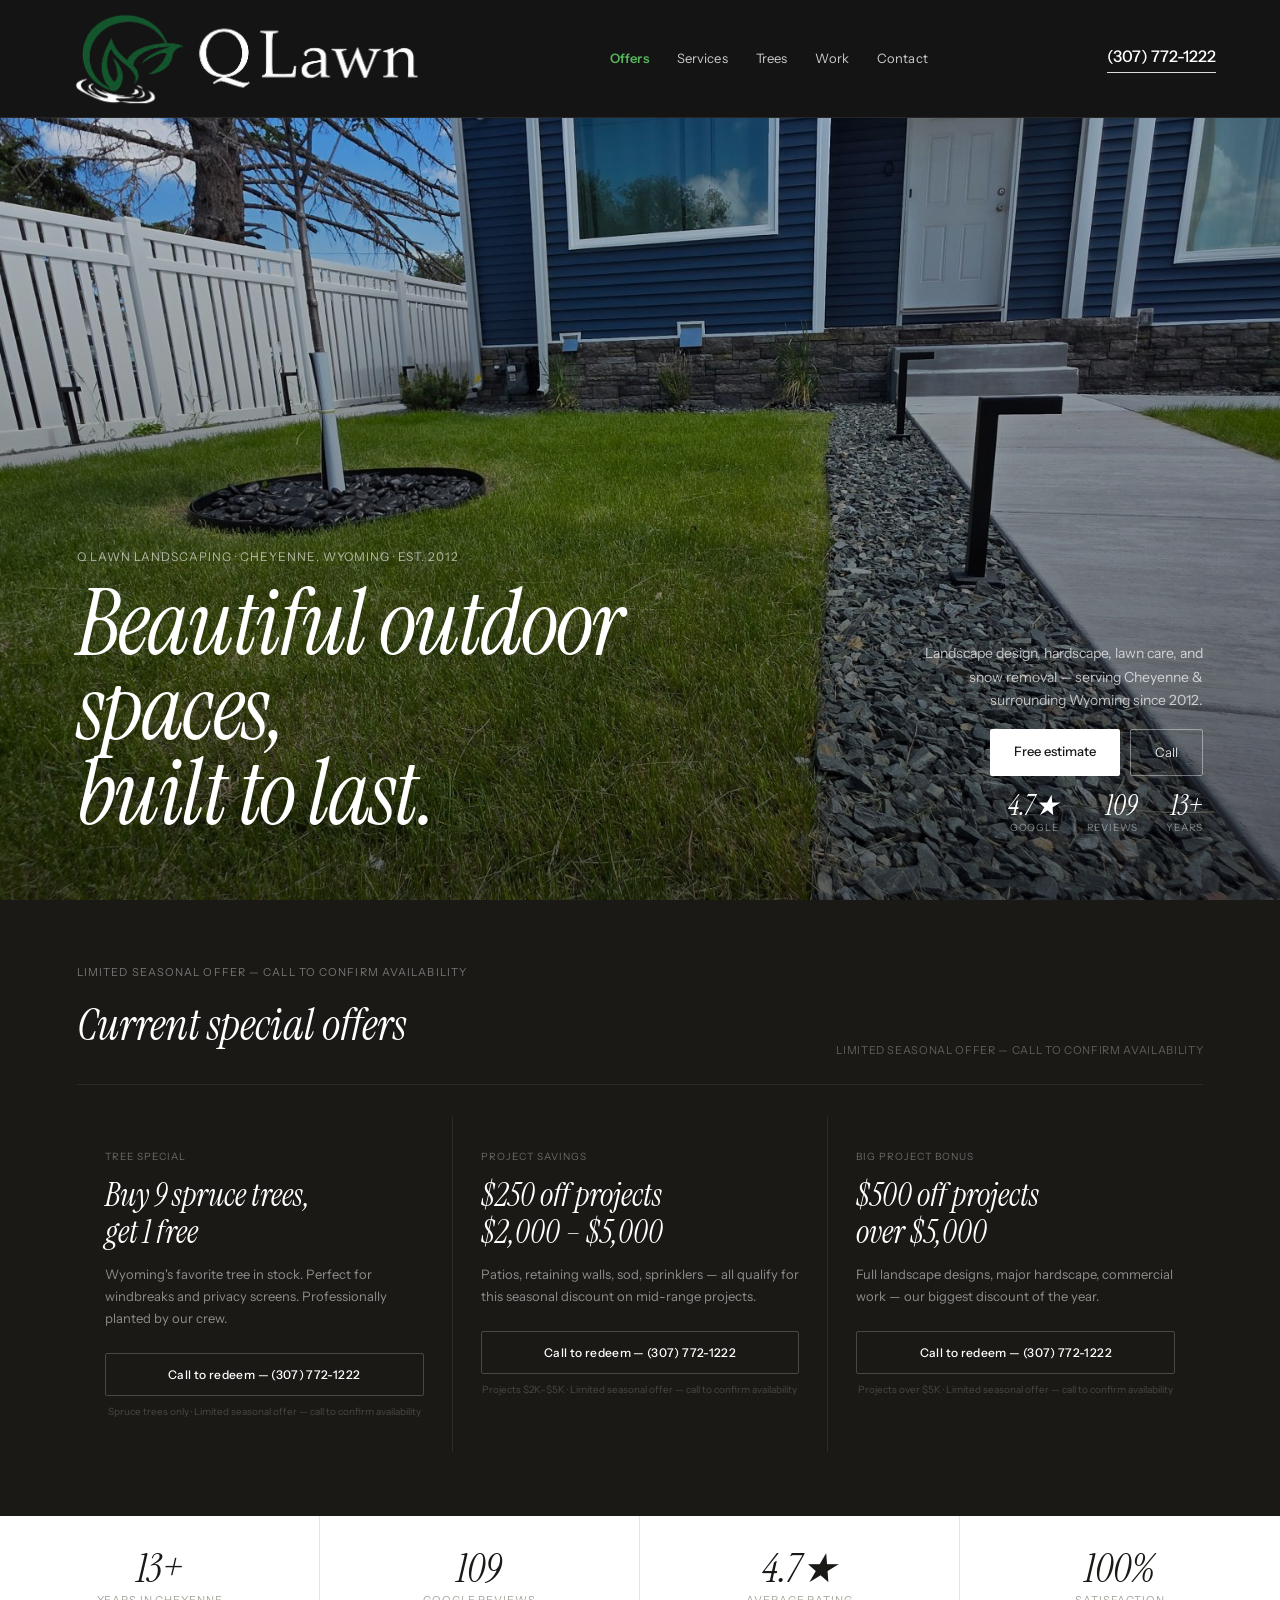
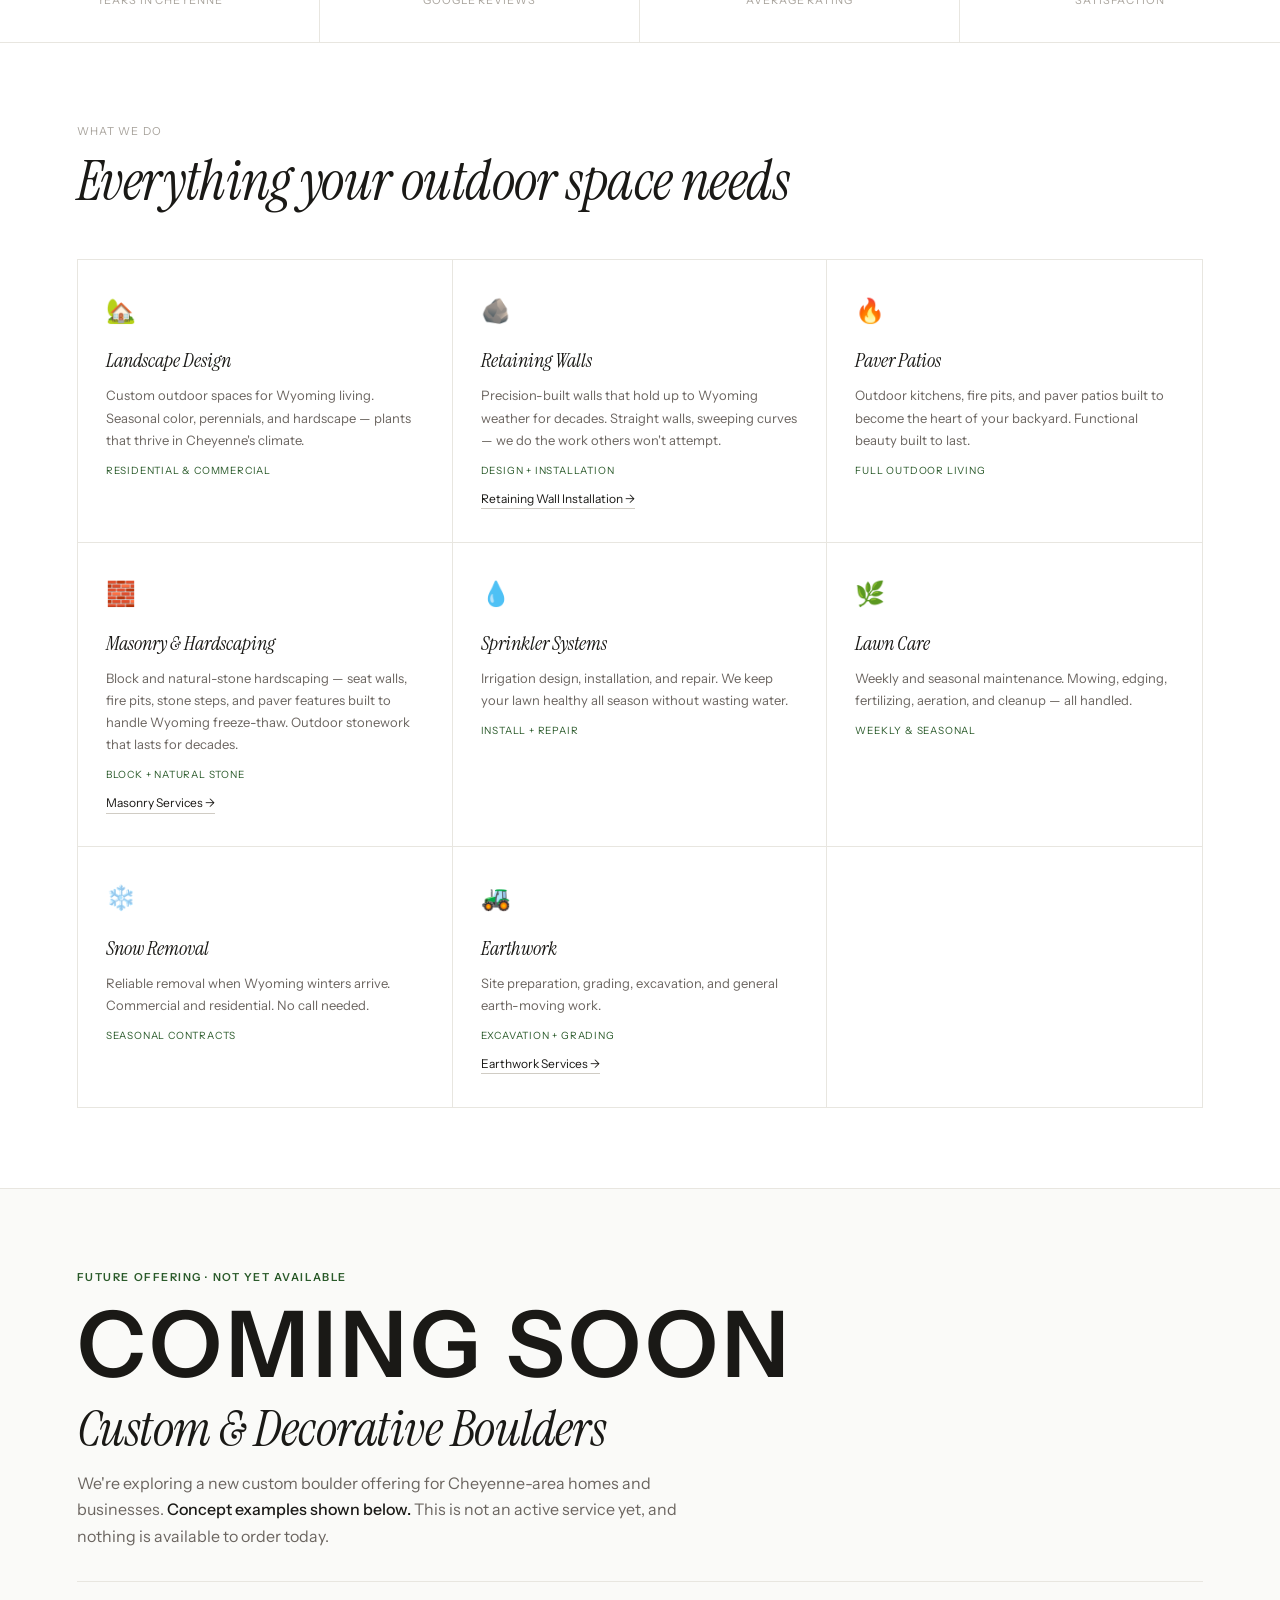
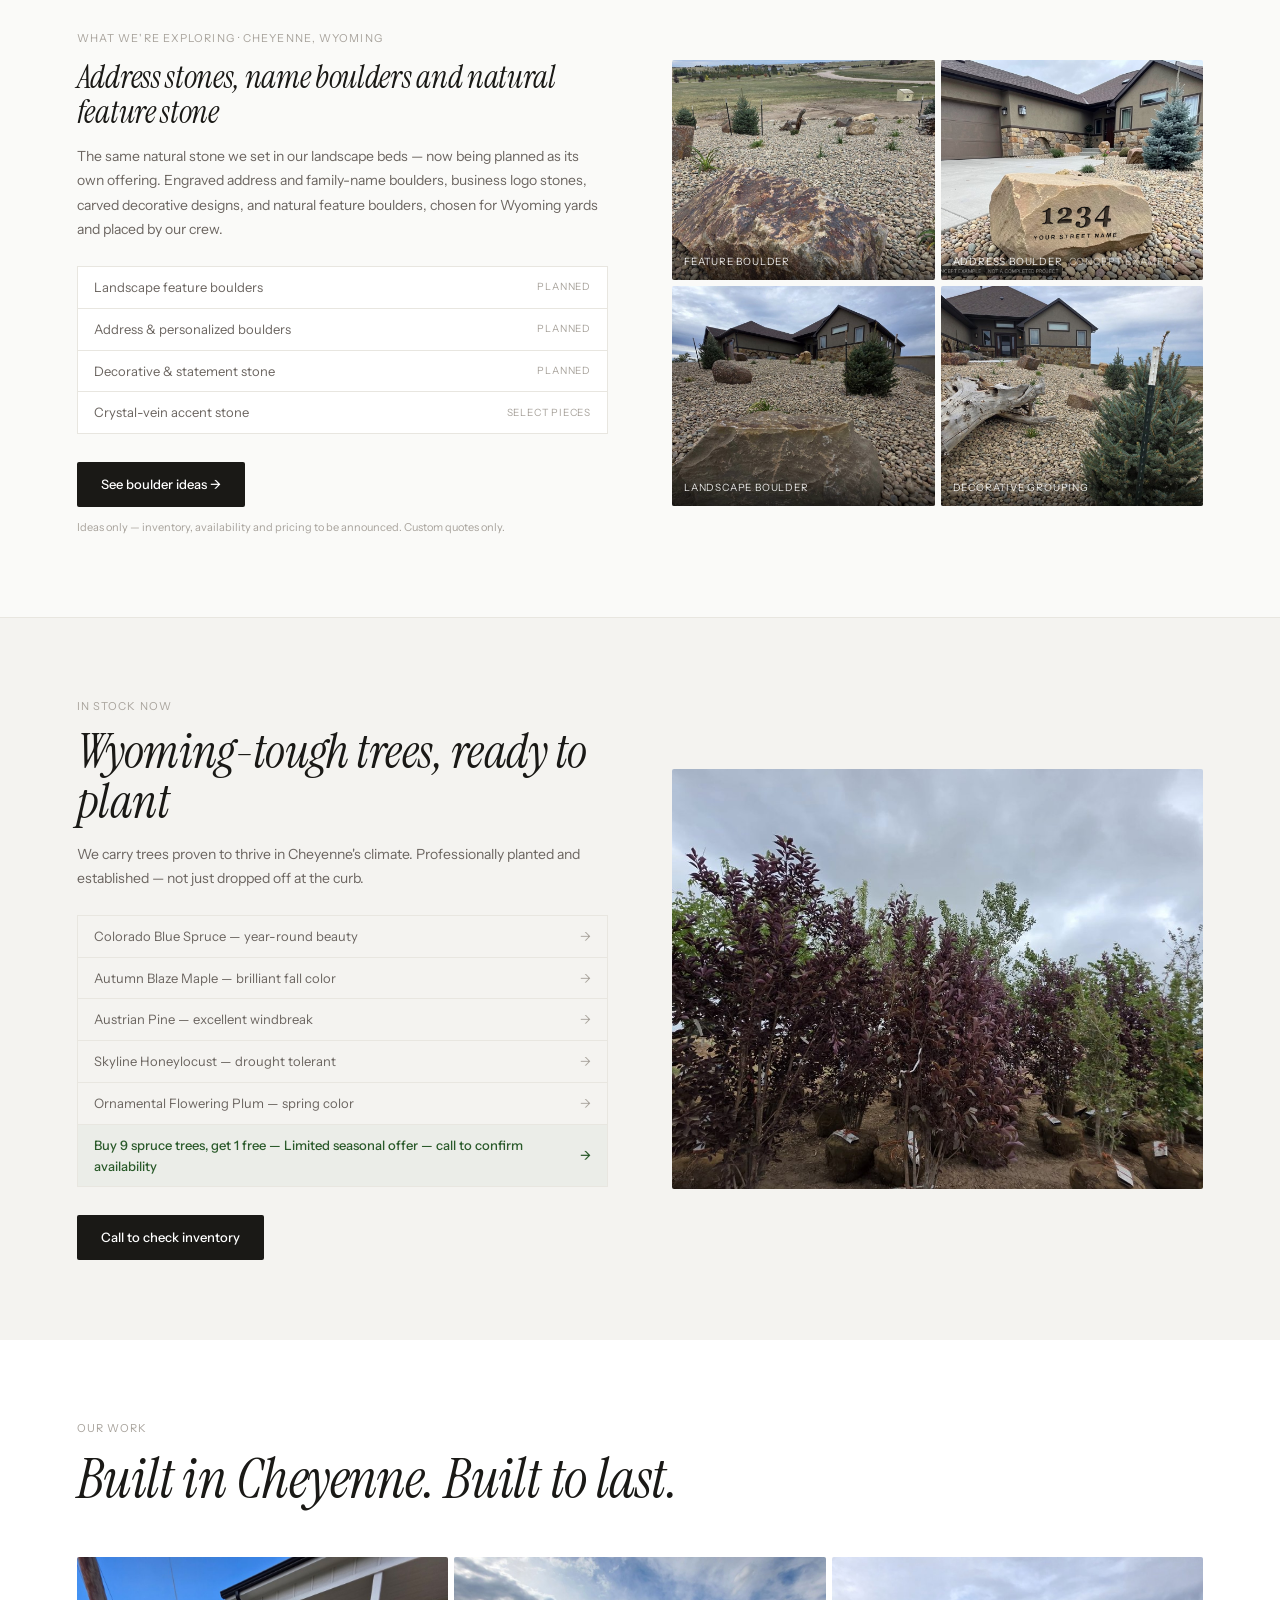
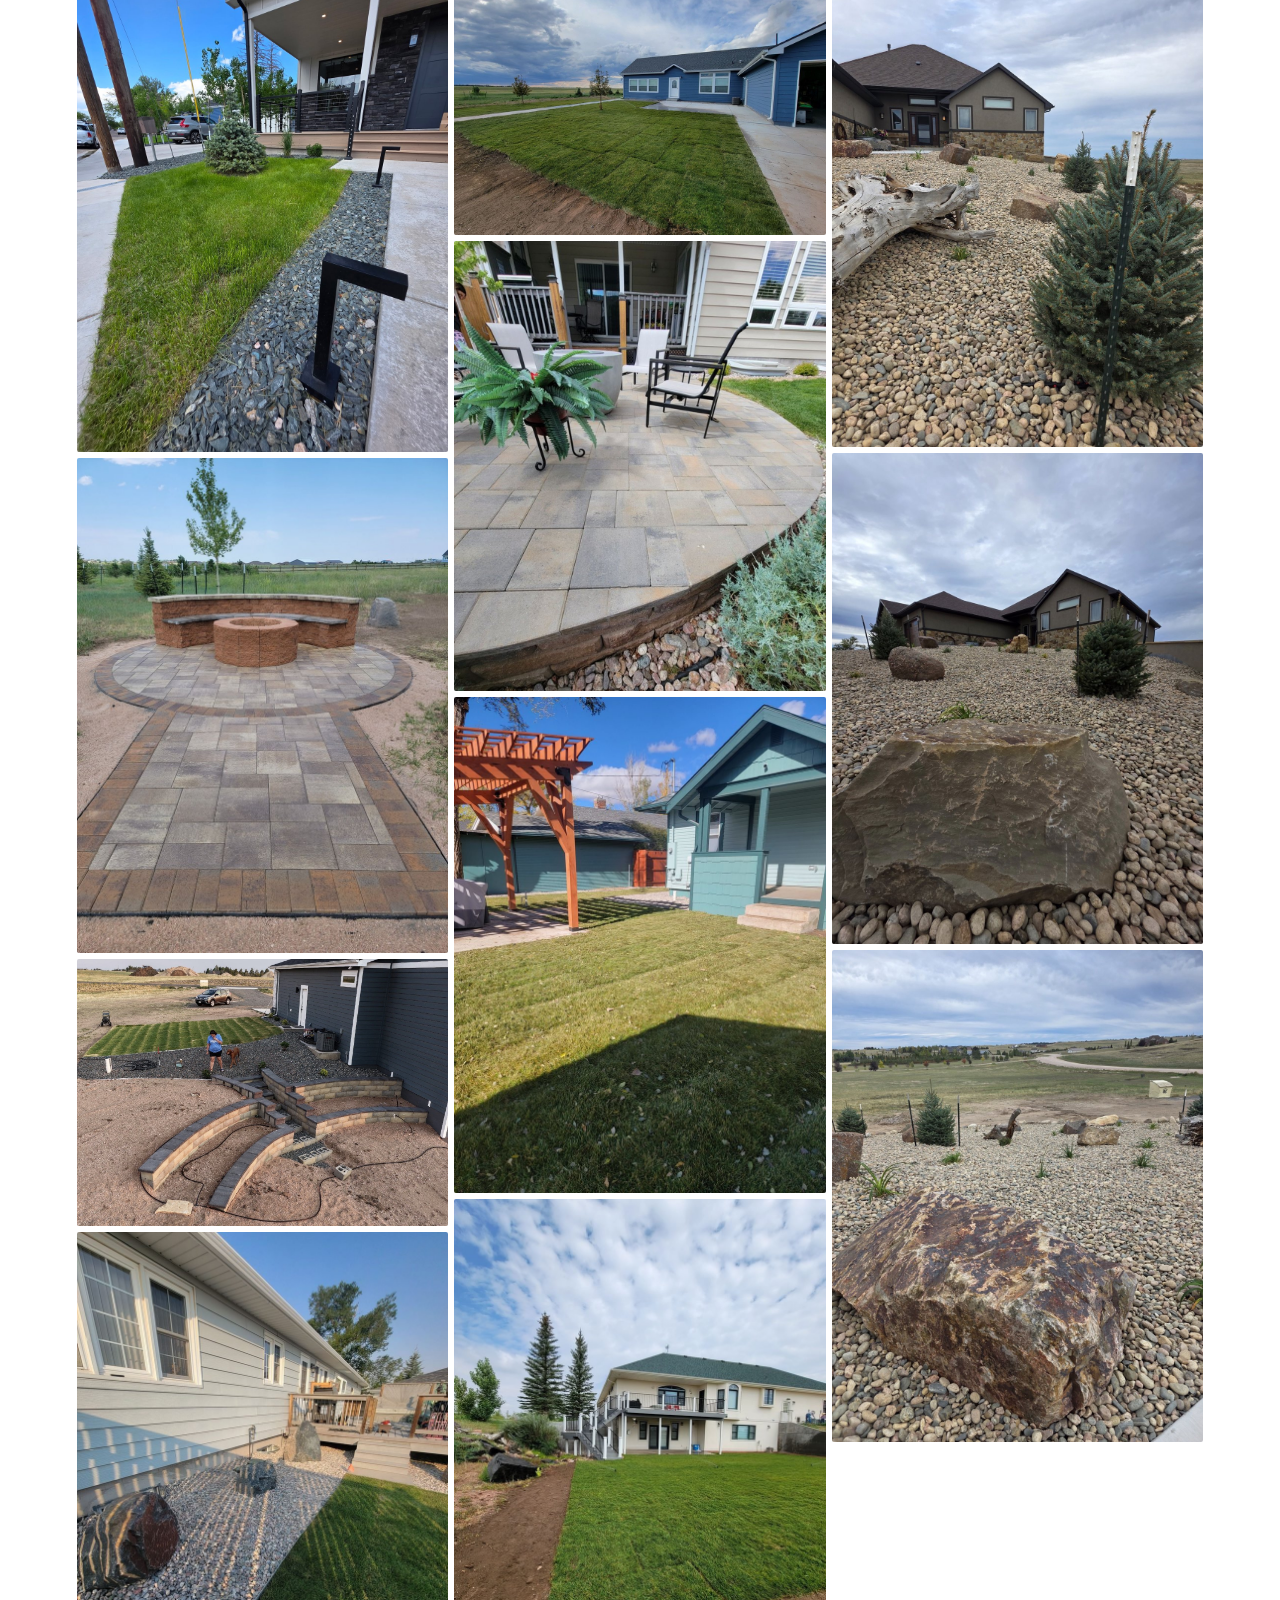
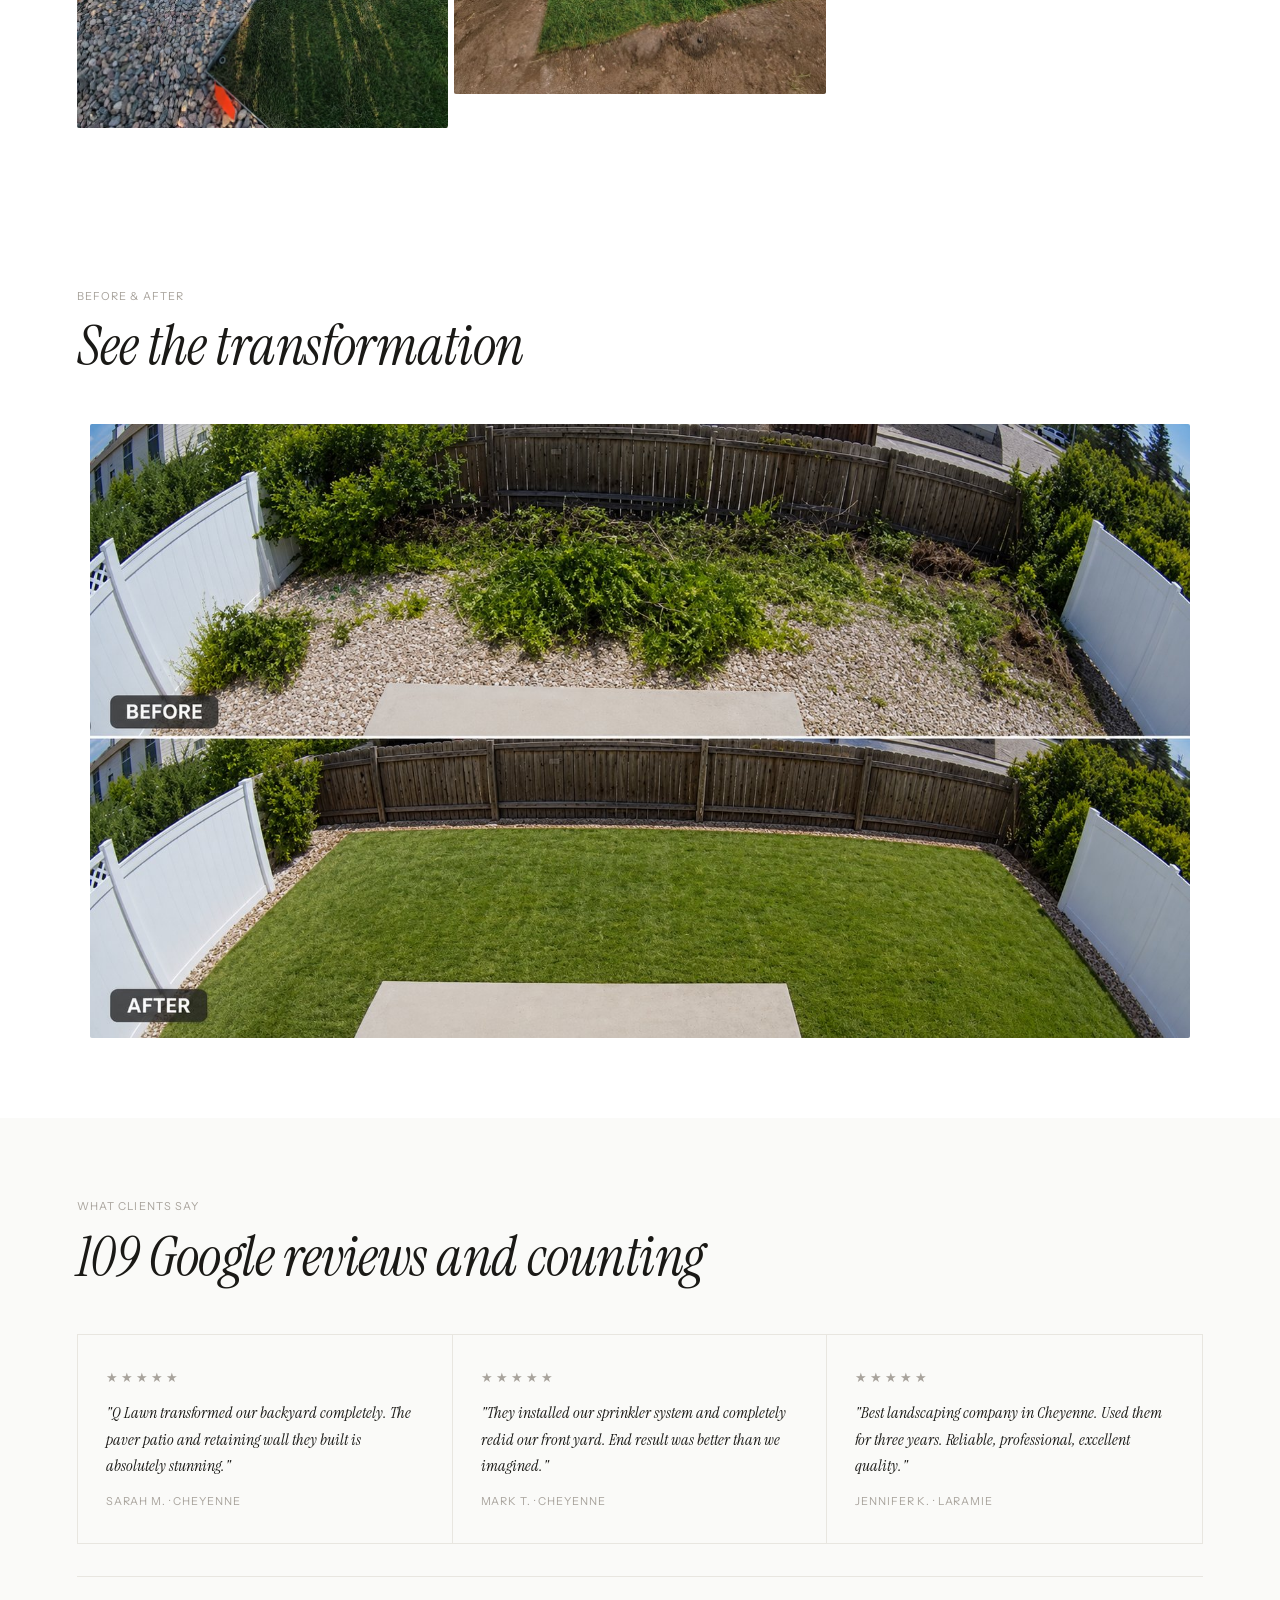
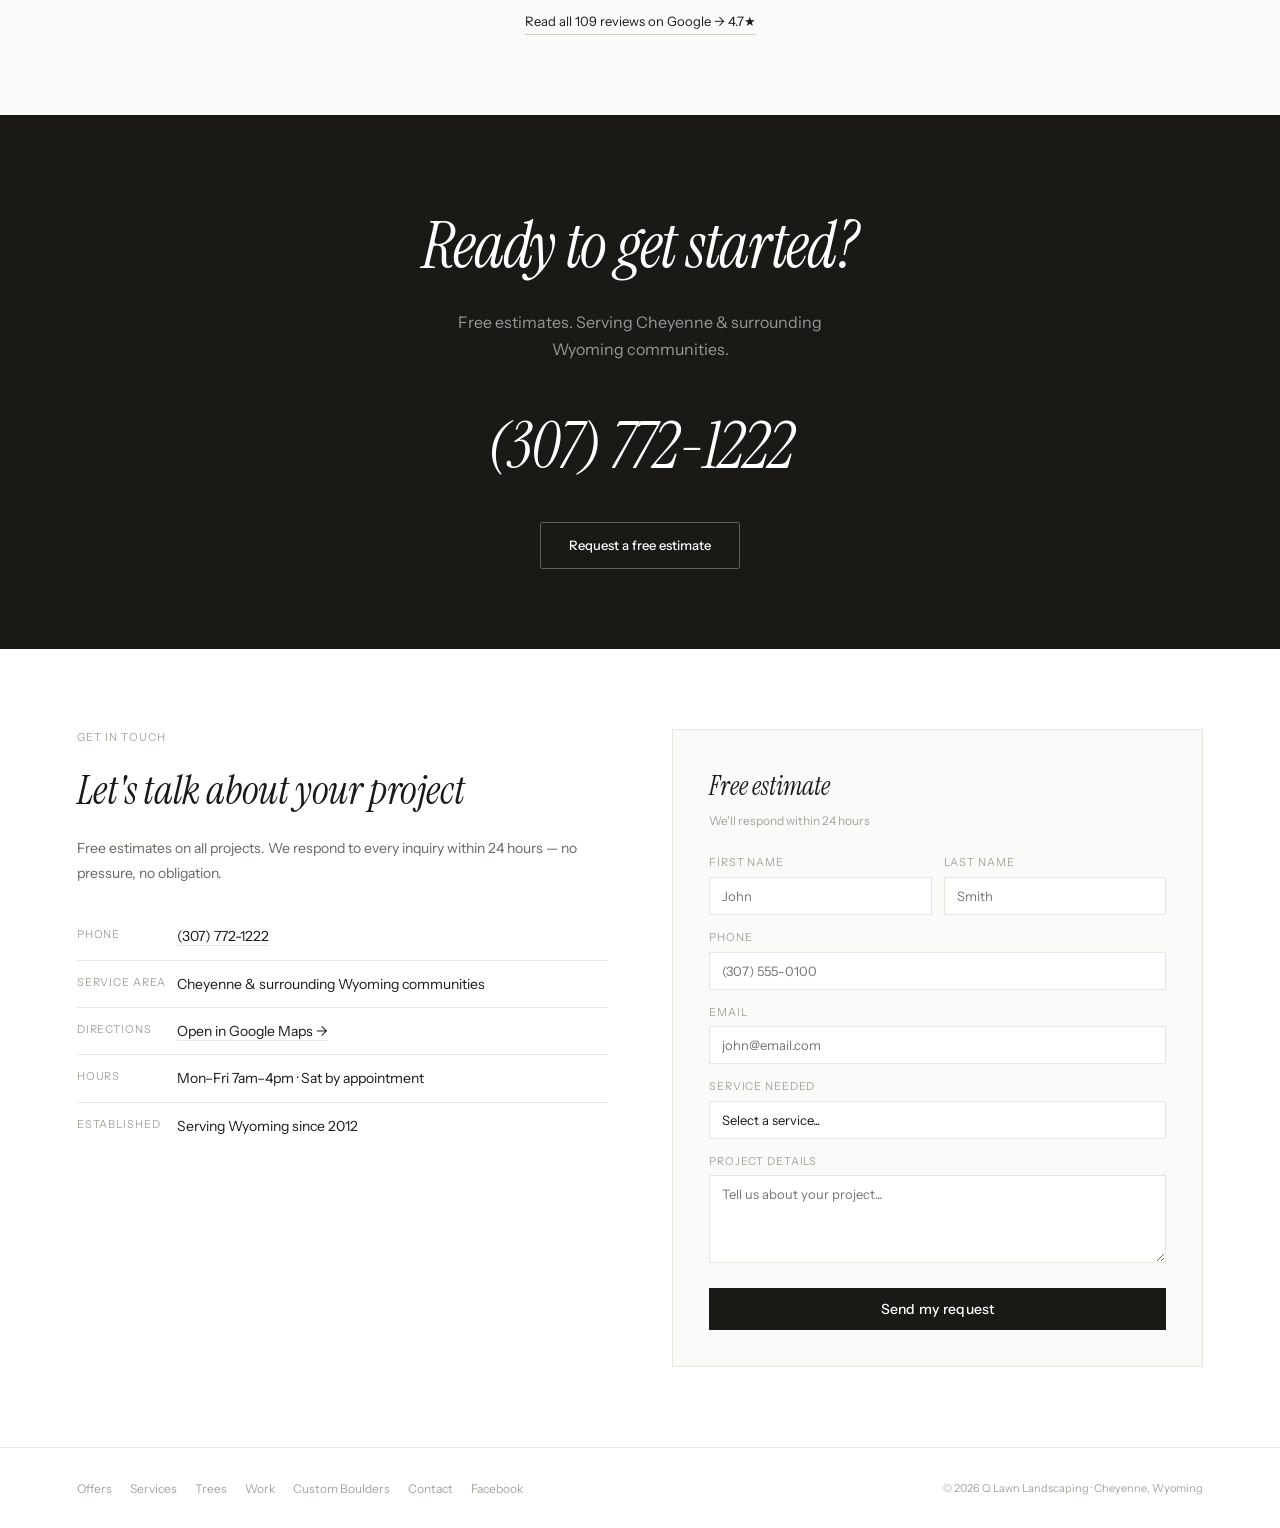
<file: index.html>
<!DOCTYPE html>
<html lang="en">
<head>
<meta charset="UTF-8"/>
<meta name="viewport" content="width=device-width,initial-scale=1.0"/>
<meta name="description" content="Masonry, retaining walls, hardscaping &amp; earthwork in Cheyenne, WY. Q Lawn also offers paver patios, landscape design &amp; lawn care. Free estimates: (307) 772-1222."/>
<meta name="keywords" content="landscaping Cheyenne Wyoming, lawn care Cheyenne, tree nursery Cheyenne, paver patio Wyoming, earthwork Cheyenne, Q Lawn Landscaping"/>
<meta name="author" content="Q Lawn Landscaping"/>
<meta name="robots" content="index, follow"/>
<link rel="canonical" href="https://qlawnlandscaping.com/"/>
<!-- Open Graph / Facebook -->
<meta property="og:type" content="website"/>
<meta property="og:url" content="https://qlawnlandscaping.com/"/>
<meta property="og:title" content="Q Lawn Landscaping — Cheyenne, WY | Landscaping &amp; Tree Nursery"/>
<meta property="og:description" content="Masonry, retaining walls, hardscaping, paver patios &amp; earthwork in Cheyenne, Wyoming — plus landscape design, lawn care &amp; a full tree nursery. Free estimates."/>
<meta property="og:image" content="https://qlawnlandscaping.com/og-image.jpg"/>
<meta property="og:site_name" content="Q Lawn Landscaping"/>
<meta property="og:locale" content="en_US"/>
<!-- Twitter Card -->
<meta name="twitter:card" content="summary_large_image"/>
<meta name="twitter:title" content="Q Lawn Landscaping — Cheyenne, WY"/>
<meta name="twitter:description" content="Masonry, hardscaping, retaining walls &amp; landscaping in Cheyenne, WY. Free estimates — (307) 772-1222"/>
<meta name="twitter:image" content="https://qlawnlandscaping.com/og-image.jpg"/>
<!-- Favicon (from real Q Lawn logo artwork) -->
<link rel="icon" href="/favicon.ico" sizes="48x48">
<link rel="icon" type="image/png" sizes="192x192" href="/favicon-192.png">
<link rel="apple-touch-icon" href="/apple-touch-icon.png">
<title>Q Lawn Landscaping — Masonry, Hardscaping &amp; Lawn Care in Cheyenne, WY</title>
<link rel="preconnect" href="https://fonts.googleapis.com"/>
<link rel="preconnect" href="https://fonts.gstatic.com" crossorigin/>
<link href="https://fonts.googleapis.com/css2?family=Instrument+Serif:ital@0;1&family=Instrument+Sans:wght@300;400;500;600&display=swap" rel="stylesheet"/>
<link rel="stylesheet" href="css/styles.css?v=3"/>
<script type="application/ld+json">
{"@context":"https://schema.org","@type":"LandscapingBusiness","@id":"https://qlawnlandscaping.com/#business","name":"Q Lawn Landscaping","url":"https://qlawnlandscaping.com/","image":"https://qlawnlandscaping.com/og-image.jpg","logo":"https://qlawnlandscaping.com/images/logo.png","telephone":"+13077721222","priceRange":"$$","foundingDate":"2012","areaServed":[{"@type":"City","name":"Cheyenne","containedInPlace":{"@type":"State","name":"Wyoming"}},{"@type":"AdministrativeArea","name":"Laramie County, Wyoming"}],"openingHoursSpecification":[{"@type":"OpeningHoursSpecification","dayOfWeek":["Monday","Tuesday","Wednesday","Thursday","Friday"],"opens":"07:00","closes":"16:00"}],"sameAs":["https://www.facebook.com/111293527158352"],"hasOfferCatalog":{"@type":"OfferCatalog","name":"Services","itemListElement":[{"@type":"Offer","itemOffered":{"@type":"Service","name":"Masonry & Hardscaping","url":"https://qlawnlandscaping.com/masonry"}},{"@type":"Offer","itemOffered":{"@type":"Service","name":"Retaining Walls","url":"https://qlawnlandscaping.com/retaining-walls"}},{"@type":"Offer","itemOffered":{"@type":"Service","name":"Paver Patios"}},{"@type":"Offer","itemOffered":{"@type":"Service","name":"Earthwork, Excavation & Grading","url":"https://qlawnlandscaping.com/earthwork"}},{"@type":"Offer","itemOffered":{"@type":"Service","name":"Landscape Design"}},{"@type":"Offer","itemOffered":{"@type":"Service","name":"Sprinkler Systems & Repair"}},{"@type":"Offer","itemOffered":{"@type":"Service","name":"Lawn Care"}},{"@type":"Offer","itemOffered":{"@type":"Service","name":"Snow Removal"}}]}}
</script>
</head>
<body>
<nav>
  <div class="nav-logo"><img src="images/logo.png?v=7" alt="Q Lawn"/></div>
  <div class="nav-links">
    <a href="#offers" class="hot">Offers</a>
    <a href="#services">Services</a><a href="#trees">Trees</a>
    <a href="#portfolio">Work</a><a href="#contact">Contact</a>
  </div>
  <a href="tel:3077721222" class="nav-cta">(307) 772-1222</a>
  <div class="hamburger"><span></span><span></span><span></span></div>
</nav>
<div class="mobile-menu" id="mm9">
  <a href="#offers" onclick="document.getElementById('mm9').style.display='none'">Offers</a>
  <a href="#services" onclick="document.getElementById('mm9').style.display='none'">Services</a>
  <a href="#trees" onclick="document.getElementById('mm9').style.display='none'">Trees</a>
  <a href="#portfolio" onclick="document.getElementById('mm9').style.display='none'">Work</a>
  <a href="#contact" onclick="document.getElementById('mm9').style.display='none'">Contact</a>
<a href="tel:3077721222">Call (307) 772-1222</a></div>
<section class="hero" style="padding-top:118px">
  <img src="images/hero.jpg" alt="Q Lawn Landscaping premium paver patio Cheyenne Wyoming" class="hero-img"/>
  <div class="hero-overlay"></div>
  <div class="hero-content">
    <div class="hero-text">
      <div class="hero-eyebrow">Q Lawn Landscaping · Cheyenne, Wyoming · Est. 2012</div>
      <h1>Beautiful outdoor spaces,<br/>built to last.</h1>
    </div>
    <div class="hero-right">
      <p class="hero-sub">Landscape design, hardscape, lawn care, and snow removal — serving Cheyenne &amp; surrounding Wyoming since 2012.</p>
      <div class="hero-actions">
        <a href="#contact" class="btn-white">Free estimate</a>
        <a href="tel:3077721222" class="btn-ghost">Call</a>
      </div>
      <div class="hero-stats">
        <div class="hs"><div class="hs-num">4.7★</div><div class="hs-label">Google</div></div>
        <div class="hs"><div class="hs-num">109</div><div class="hs-label">Reviews</div></div>
        <div class="hs"><div class="hs-num">13+</div><div class="hs-label">Years</div></div>
      </div>
    </div>
  </div>
</section>
<section id="offers" class="offers"><div class="oh"><div><div class="oh-eyebrow">Limited seasonal offer — call to confirm availability</div><div class="oh-title">Current special offers</div></div><div class="oh-exp">Limited seasonal offer — call to confirm availability</div></div><div class="offers-grid"><div class="oc"><div class="oc-eyebrow">Tree special</div><div class="oc-amount">Buy 9 spruce trees,<br/>get 1 free</div><div class="oc-desc">Wyoming's favorite tree in stock. Perfect for windbreaks and privacy screens. Professionally planted by our crew.</div><a href="tel:3077721222" class="oc-btn">Call to redeem — (307) 772-1222</a><div class="oc-fine">Spruce trees only · Limited seasonal offer — call to confirm availability</div></div><div class="oc"><div class="oc-eyebrow">Project savings</div><div class="oc-amount">$250 off projects<br/>$2,000 – $5,000</div><div class="oc-desc">Patios, retaining walls, sod, sprinklers — all qualify for this seasonal discount on mid-range projects.</div><a href="tel:3077721222" class="oc-btn">Call to redeem — (307) 772-1222</a><div class="oc-fine">Projects $2K–$5K · Limited seasonal offer — call to confirm availability</div></div><div class="oc"><div class="oc-eyebrow">Big project bonus</div><div class="oc-amount">$500 off projects<br/>over $5,000</div><div class="oc-desc">Full landscape designs, major hardscape, commercial work — our biggest discount of the year.</div><a href="tel:3077721222" class="oc-btn">Call to redeem — (307) 772-1222</a><div class="oc-fine">Projects over $5K · Limited seasonal offer — call to confirm availability</div></div></div></section>
<div class="stats"><div class="stat"><div class="stat-num">13+</div><div class="stat-label">Years in Cheyenne</div></div><div class="stat"><div class="stat-num">109</div><div class="stat-label">Google reviews</div></div><div class="stat"><div class="stat-num">4.7★</div><div class="stat-label">Average rating</div></div><div class="stat"><div class="stat-num">100%</div><div class="stat-label">Satisfaction</div></div></div>
<section id="services" class="services"><div class="sec-eyebrow">What we do</div><h2 class="sec-title">Everything your outdoor space needs</h2><div class="svc-grid"><div class="svc"><div class="svc-icon">🏡</div><h3>Landscape Design</h3><p>Custom outdoor spaces for Wyoming living. Seasonal color, perennials, and hardscape — plants that thrive in Cheyenne's climate.</p><span class="svc-tag">Residential & Commercial</span></div><div class="svc"><div class="svc-icon">🪨</div><h3>Retaining Walls</h3><p>Precision-built walls that hold up to Wyoming weather for decades. Straight walls, sweeping curves — we do the work others won't attempt.</p><span class="svc-tag">Design + Installation</span><a href="/retaining-walls" class="svc-link">Retaining Wall Installation →</a></div><div class="svc"><div class="svc-icon">🔥</div><h3>Paver Patios</h3><p>Outdoor kitchens, fire pits, and paver patios built to become the heart of your backyard. Functional beauty built to last.</p><span class="svc-tag">Full Outdoor Living</span></div><div class="svc"><div class="svc-icon">🧱</div><h3>Masonry &amp; Hardscaping</h3><p>Block and natural-stone hardscaping — seat walls, fire pits, stone steps, and paver features built to handle Wyoming freeze-thaw. Outdoor stonework that lasts for decades.</p><span class="svc-tag">Block + Natural Stone</span><a href="/masonry" class="svc-link">Masonry Services →</a></div><div class="svc"><div class="svc-icon">💧</div><h3>Sprinkler Systems</h3><p>Irrigation design, installation, and repair. We keep your lawn healthy all season without wasting water.</p><span class="svc-tag">Install + Repair</span></div><div class="svc"><div class="svc-icon">🌿</div><h3>Lawn Care</h3><p>Weekly and seasonal maintenance. Mowing, edging, fertilizing, aeration, and cleanup — all handled.</p><span class="svc-tag">Weekly & Seasonal</span></div><div class="svc"><div class="svc-icon">❄️</div><h3>Snow Removal</h3><p>Reliable removal when Wyoming winters arrive. Commercial and residential. No call needed.</p><span class="svc-tag">Seasonal Contracts</span></div><div class="svc"><div class="svc-icon">🚜</div><h3>Earthwork</h3><p>Site preparation, grading, excavation, and general earth-moving work.</p><span class="svc-tag">Excavation + Grading</span><a href="/earthwork" class="svc-link">Earthwork Services →</a></div></div></section>
<!-- BOULDERS — Coming Soon interest test. Links carry ?ref=home so homepage arrivals can be told apart from search/direct. Clicks tracked via js/boulder-tracking.js. -->
<section id="boulders" class="boulders"><div class="cs-banner"><div class="cs-eyebrow">Future offering · Not yet available</div><div class="cs-big">Coming soon</div><h2 class="cs-title">Custom &amp; Decorative Boulders</h2><p class="cs-sub">We're exploring a new custom boulder offering for Cheyenne-area homes and businesses. <b>Concept examples shown below.</b> This is not an active service yet, and nothing is available to order today.</p></div><div class="bld-inner"><div class="bld-copy"><div class="sec-eyebrow">What we're exploring · Cheyenne, Wyoming</div><h3>Address stones, name boulders and natural feature stone</h3><p>The same natural stone we set in our landscape beds — now being planned as its own offering. Engraved address and family-name boulders, business logo stones, carved decorative designs, and natural feature boulders, chosen for Wyoming yards and placed by our crew.</p><div class="bld-list"><div class="bld-item">Landscape feature boulders<span>Planned</span></div><div class="bld-item">Address &amp; personalized boulders<span>Planned</span></div><div class="bld-item">Decorative &amp; statement stone<span>Planned</span></div><div class="bld-item">Crystal-vein accent stone<span>Select pieces</span></div></div><a href="/custom-boulders?ref=home" class="bld-link" data-track="boulder_section_click" data-track-label="See boulder ideas">See boulder ideas →</a><div class="bld-note">Ideas only — inventory, availability and pricing to be announced. Custom quotes only.</div></div><div class="bld-mosaic"><a href="/custom-boulders?ref=home#concepts" data-track="boulder_section_click" data-track-label="mosaic: feature boulder"><img src="images/gallery-boulder-detail.jpg" alt="Large rust-toned natural stone feature boulder set in a river rock bed, Cheyenne, Wyoming" loading="lazy"/><div class="cap">Feature boulder</div></a><a href="/custom-boulders?ref=home#concepts" data-track="boulder_section_click" data-track-label="mosaic: address boulder concept"><img src="images/boulders/concept-address-sandstone.jpg" alt="Concept example of a residential address boulder with engraved house number, not a completed project" loading="lazy"/><div class="cap">Address boulder<em>Concept example</em></div></a><a href="/custom-boulders?ref=home#concepts" data-track="boulder_section_click" data-track-label="mosaic: landscape boulder"><img src="images/gallery-boulder-rockbed.jpg" alt="Tan sandstone landscape boulder in a river rock bed in front of a Cheyenne home" loading="lazy"/><div class="cap">Landscape boulder</div></a><a href="/custom-boulders?ref=home#concepts" data-track="boulder_section_click" data-track-label="mosaic: decorative grouping"><img src="images/gallery-rock-boulders.jpg" alt="Decorative boulder grouping with spruce trees and river rock, Cheyenne, Wyoming" loading="lazy"/><div class="cap">Decorative grouping</div></a></div></div></section>
<section id="trees" class="trees"><div class="trees-inner"><div class="trees-copy"><div class="sec-eyebrow">In stock now</div><h2>Wyoming-tough trees, ready to plant</h2><p>We carry trees proven to thrive in Cheyenne's climate. Professionally planted and established — not just dropped off at the curb.</p><div class="tree-list"><div class="tree-item">Colorado Blue Spruce — year-round beauty</div><div class="tree-item">Autumn Blaze Maple — brilliant fall color</div><div class="tree-item">Austrian Pine — excellent windbreak</div><div class="tree-item">Skyline Honeylocust — drought tolerant</div><div class="tree-item">Ornamental Flowering Plum — spring color</div><div class="tree-item tree-special">Buy 9 spruce trees, get 1 free — Limited seasonal offer — call to confirm availability</div></div><a href="tel:3077721222" class="btn-white" style="background:var(--ink);color:var(--white);display:inline-block">Call to check inventory</a></div><div class="trees-photo"><img src="images/tree-nursery.jpg" alt="Wyoming-tough nursery trees ready to plant, Q Lawn Cheyenne"/></div></div></section>
<section id="portfolio" class="gallery"><div class="sec-eyebrow">Our work</div><h2 class="sec-title">Built in Cheyenne. Built to last.</h2><div class="gallery-grid"><div class="gi tall"><img src="images/gallery-curb.jpg" alt="Modern home with fresh sod, spruce and decorative rock, Cheyenne Wyoming"/></div><div class="gi"><img src="images/gallery-firepit.jpg" alt="Paver patio with stone masonry fire pit and curved seat wall, Cheyenne Wyoming"/></div><div class="gi"><img src="images/gallery-retaining.jpg" alt="Tiered block masonry retaining wall with steps, Cheyenne Wyoming"/></div><div class="gi"><img src="images/gallery-rock.jpg" alt="Decorative rock landscaping with boulders, Cheyenne Wyoming"/></div><div class="gi"><img src="images/gallery-sod.jpg" alt="Fresh sod lawn and landscaping, Cheyenne Wyoming"/></div><div class="gi"><img src="images/gallery-patio.jpg" alt="Custom paver patio with seating area, Cheyenne Wyoming"/></div><div class="gi"><img src="images/gallery-pergola.jpg" alt="Backyard pergola over paver patio with new sod, Cheyenne Wyoming"/></div><div class="gi"><img src="images/gallery-sod-trees.jpg" alt="New sod lawn with spruce trees and boulder accent, Cheyenne Wyoming"/></div><div class="gi"><img src="images/gallery-rock-boulders.jpg" alt="Decorative river rock landscaping with boulder accents and young spruce trees, Cheyenne, Wyoming"/></div><div class="gi"><img src="images/gallery-boulder-rockbed.jpg" alt="Boulder and river rock landscaping bed with spruce trees, Cheyenne, Wyoming"/></div><div class="gi"><img src="images/gallery-boulder-detail.jpg" alt="Large natural stone boulder placed in a river rock landscape bed, Cheyenne, Wyoming"/></div></div></section>
<section id="before-after" class="gallery"><div class="sec-eyebrow">Before &amp; after</div><h2 class="sec-title">See the transformation</h2><img src="images/before-after.jpg" alt="Before and after backyard sod transformation in Cheyenne, Wyoming by Q Lawn Landscaping" style="width:100%;max-width:1100px;margin:0 auto;height:auto;border-radius:2px;display:block"/></section>
<section id="reviews" class="reviews"><div class="sec-eyebrow">What clients say</div><h2 class="sec-title">109 Google reviews and counting</h2><div class="rev-grid"><div class="rev"><div class="rev-stars">★★★★★</div><p class="rev-text">"Q Lawn transformed our backyard completely. The paver patio and retaining wall they built is absolutely stunning."</p><div class="rev-author">Sarah M. · Cheyenne</div></div><div class="rev"><div class="rev-stars">★★★★★</div><p class="rev-text">"They installed our sprinkler system and completely redid our front yard. End result was better than we imagined."</p><div class="rev-author">Mark T. · Cheyenne</div></div><div class="rev"><div class="rev-stars">★★★★★</div><p class="rev-text">"Best landscaping company in Cheyenne. Used them for three years. Reliable, professional, excellent quality."</p><div class="rev-author">Jennifer K. · Laramie</div></div></div><div class="rev-footer"><a href="https://www.google.com/search?q=Q+Lawn+Landscaping+Cheyenne" target="_blank" class="g-link">Read all 109 reviews on Google → 4.7★</a></div></section>
<section class="cta"><h2>Ready to get started?</h2><p>Free estimates. Serving Cheyenne & surrounding Wyoming communities.</p><a href="tel:3077721222" class="cta-phone">(307) 772-1222</a><a href="#contact" class="btn-white-outline">Request a free estimate</a></section>
<section id="contact" class="contact"><div class="contact-grid"><div class="ci"><div class="sec-eyebrow">Get in touch</div><h2>Let's talk about your project</h2><p>Free estimates on all projects. We respond to every inquiry within 24 hours — no pressure, no obligation.</p><div class="cd"><div class="cd-l">Phone</div><div class="cd-v"><a href="tel:3077721222">(307) 772-1222</a></div></div>
<div class="cd"><div class="cd-l">Service area</div><div class="cd-v">Cheyenne & surrounding Wyoming communities</div></div><div class="cd"><div class="cd-l">Directions</div><div class="cd-v"><a href="https://www.google.com/maps/search/?api=1&amp;query=Q+Lawn+Landscaping+Cheyenne+WY" target="_blank" rel="noopener">Open in Google Maps →</a></div></div><div class="cd"><div class="cd-l">Hours</div><div class="cd-v">Mon–Fri 7am–4pm · Sat by appointment</div></div><div class="cd"><div class="cd-l">Established</div><div class="cd-v">Serving Wyoming since 2012</div></div></div><form class="cf" name="free-estimate" method="POST" data-netlify="true" netlify-honeypot="bot-field" action="/thank-you.html"><input type="hidden" name="form-name" value="free-estimate"/><p hidden><label>Don't fill this out if you're human: <input name="bot-field"/></label></p><div class="cf-title">Free estimate</div><div class="cf-sub">We'll respond within 24 hours</div><div class="fg-row"><div class="fg"><label for="cf-first">First name</label><input id="cf-first" name="first-name" type="text" placeholder="John" required/></div><div class="fg"><label for="cf-last">Last name</label><input id="cf-last" name="last-name" type="text" placeholder="Smith"/></div></div><div class="fg"><label for="cf-phone">Phone</label><input id="cf-phone" name="phone" type="tel" placeholder="(307) 555-0100" required/></div><div class="fg"><label for="cf-email">Email</label><input id="cf-email" name="email" type="email" placeholder="john@email.com"/></div><div class="fg"><label for="cf-service">Service needed</label><select id="cf-service" name="service" required><option value="">Select a service...</option><option>Landscape Design</option><option>Retaining Wall</option><option>Paver Patio</option><option>Sprinkler System</option><option>Lawn Care</option><option>Sod Installation</option><option>Tree Installation</option><option>Snow Removal</option><option>Earthwork</option><option>Other</option></select></div><div class="fg"><label for="cf-details">Project details</label><textarea id="cf-details" name="details" placeholder="Tell us about your project..." required></textarea></div><button type="submit" class="cf-submit">Send my request</button></form></div></section>
<footer><div class="fl"><a href="#offers">Offers</a><a href="#services">Services</a><a href="#trees">Trees</a><a href="#portfolio">Work</a><a href="/custom-boulders?ref=home-footer" data-track="boulder_section_click" data-track-label="footer: Custom Boulders">Custom Boulders</a><a href="#contact">Contact</a><a href="https://www.facebook.com/111293527158352" target="_blank">Facebook</a></div><div class="fc">© 2026 Q Lawn Landscaping · Cheyenne, Wyoming</div></footer>
<script src="js/main.js?v=2" defer></script>
<script src="js/boulder-tracking.js?v=1" defer></script>
</body></html>
</file>
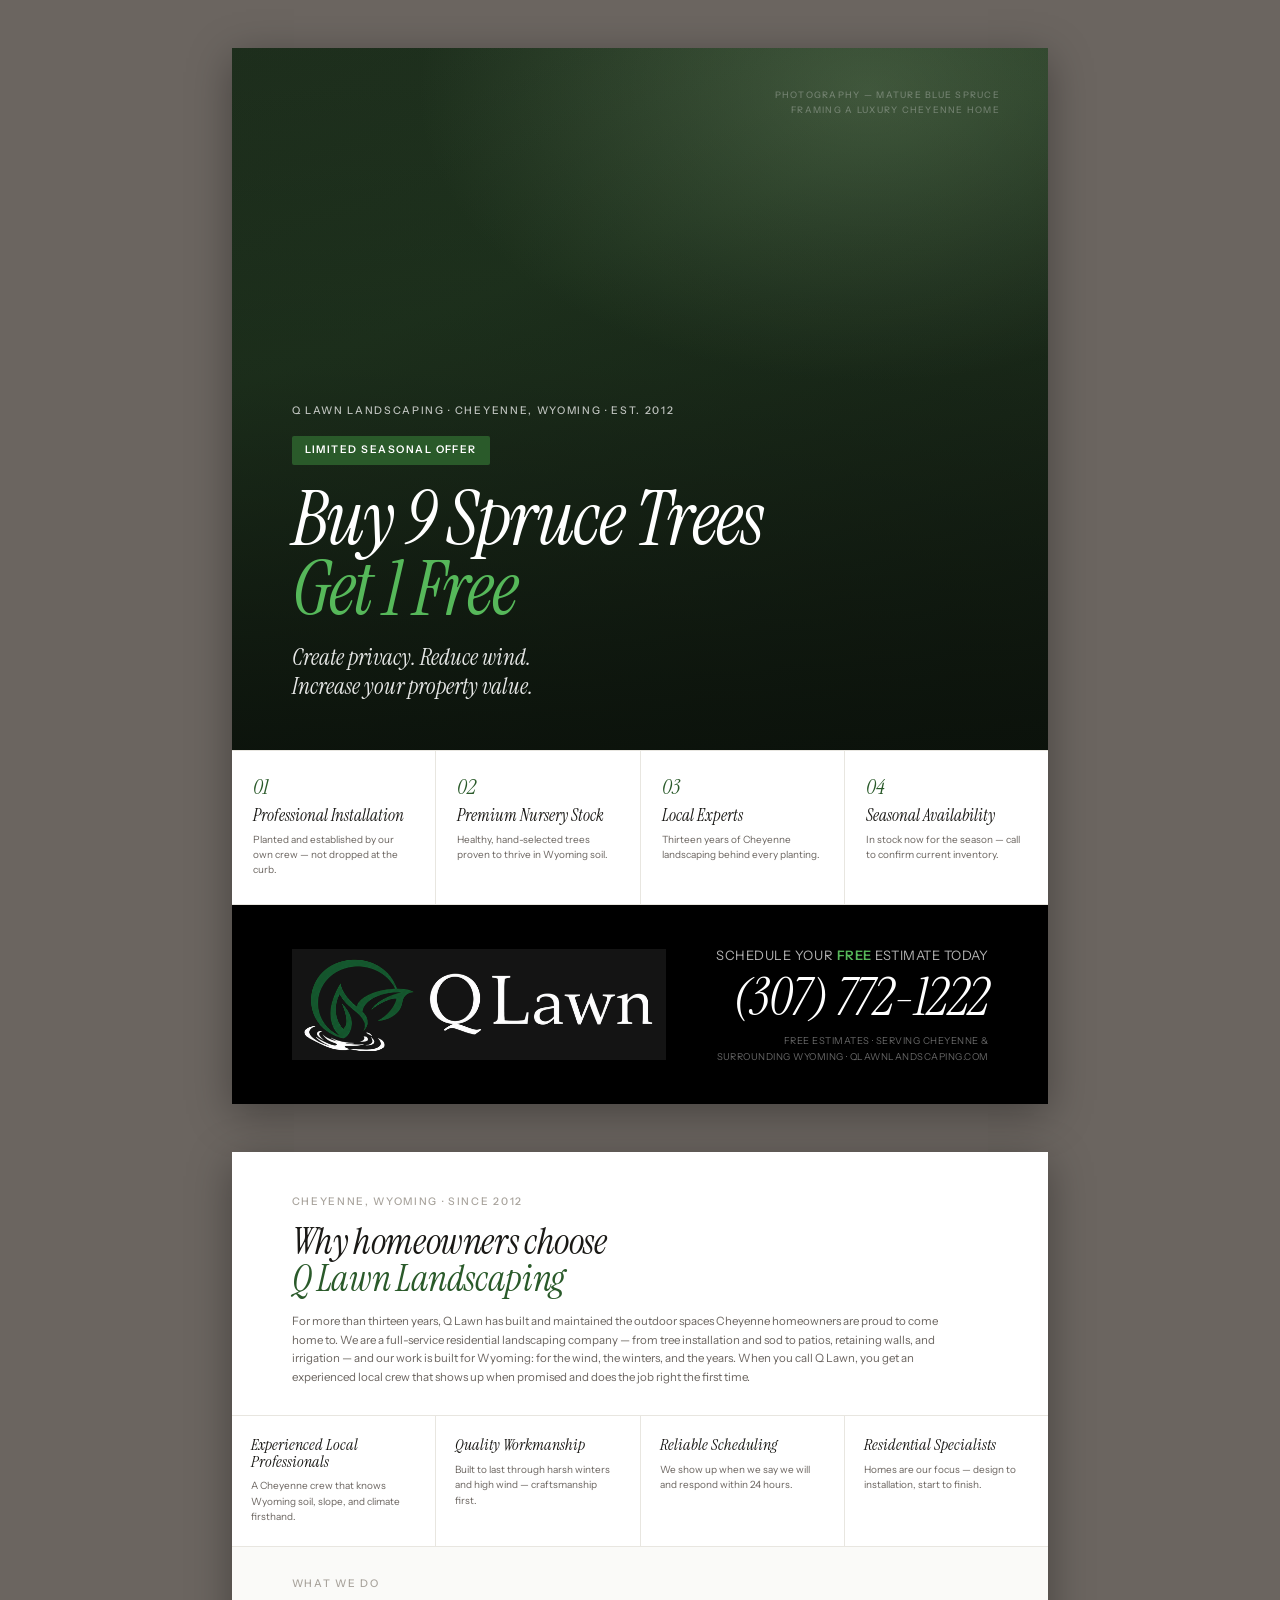
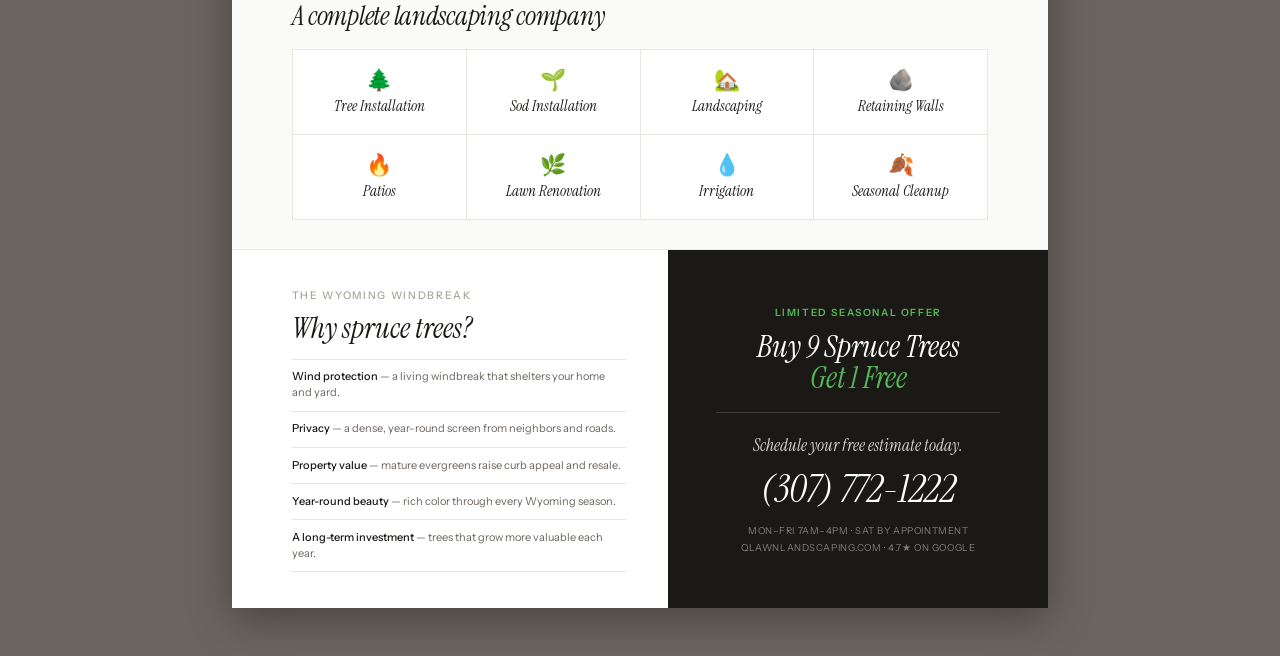
<file: marketing/flyers/spruce-tree-promo/index.html>
<!DOCTYPE html>
<html lang="en">
<head>
<meta charset="UTF-8"/>
<meta name="viewport" content="width=device-width,initial-scale=1.0"/>
<title>Q Lawn Landscaping — Spruce Tree Promotion | Print Flyer (8.5×11)</title>
<meta name="description" content="Print-ready 8.5x11 direct-mail flyer for Q Lawn Landscaping — Buy 9 Spruce Trees, Get 1 Free. Cheyenne, Wyoming."/>
<link rel="preconnect" href="https://fonts.googleapis.com"/>
<link rel="preconnect" href="https://fonts.gstatic.com" crossorigin/>
<link href="https://fonts.googleapis.com/css2?family=Instrument+Serif:ital@0;1&family=Instrument+Sans:wght@300;400;500;600&display=swap" rel="stylesheet"/>
<link rel="stylesheet" href="styles.css"/>
</head>
<body>

<!-- ============================================================= -->
<!-- FRONT SIDE — 8.5 x 11 in                                       -->
<!-- ============================================================= -->
<article class="page page-front" aria-label="Flyer front side">

  <!-- HERO ---------------------------------------------------- -->
  <header class="hero">
    <!-- Replace .hero-photo background with a real photograph:
         mature spruce trees surrounding a luxury home. See README. -->
    <div class="hero-photo" role="img" aria-label="Mature blue spruce trees surrounding a luxury Cheyenne, Wyoming home">
      <span class="photo-note">Photography — mature blue&nbsp;spruce framing a luxury Cheyenne home</span>
    </div>
    <div class="hero-overlay"></div>

    <div class="hero-content">
      <p class="eyebrow eyebrow--light">Q Lawn Landscaping · Cheyenne, Wyoming · Est. 2012</p>
      <span class="seasonal-tag">Limited Seasonal Offer</span>
      <h1 class="hero-headline">
        Buy 9 Spruce&nbsp;Trees<br/>
        <em>Get 1 Free</em>
      </h1>
      <p class="hero-sub">Create privacy. Reduce wind.<br/>Increase your property value.</p>
    </div>
  </header>

  <!-- FEATURE STRIP ------------------------------------------- -->
  <section class="features" aria-label="Why Q Lawn spruce trees">
    <div class="feature">
      <span class="feature-mark">01</span>
      <h2 class="feature-title">Professional Installation</h2>
      <p class="feature-copy">Planted and established by our own crew — not dropped at the curb.</p>
    </div>
    <div class="feature">
      <span class="feature-mark">02</span>
      <h2 class="feature-title">Premium Nursery Stock</h2>
      <p class="feature-copy">Healthy, hand-selected trees proven to thrive in Wyoming soil.</p>
    </div>
    <div class="feature">
      <span class="feature-mark">03</span>
      <h2 class="feature-title">Local Experts</h2>
      <p class="feature-copy">Thirteen years of Cheyenne landscaping behind every planting.</p>
    </div>
    <div class="feature">
      <span class="feature-mark">04</span>
      <h2 class="feature-title">Seasonal Availability</h2>
      <p class="feature-copy">In stock now for the season — call to confirm current inventory.</p>
    </div>
  </section>

  <!-- CALL TO ACTION BAND ------------------------------------- -->
  <footer class="cta-band">
    <div class="cta-logo">
      <img src="../../../images/logo.png" alt="Q Lawn Landscaping" width="360"/>
    </div>
    <div class="cta-copy">
      <p class="cta-eyebrow">Schedule your <strong>free</strong> estimate today</p>
      <a class="cta-phone" href="tel:3077721222">(307) 772-1222</a>
      <p class="cta-meta">Free estimates · Serving Cheyenne &amp; surrounding Wyoming · qlawnlandscaping.com</p>
    </div>
  </footer>

</article>


<!-- ============================================================= -->
<!-- BACK SIDE — 8.5 x 11 in                                        -->
<!-- ============================================================= -->
<article class="page page-back" aria-label="Flyer back side">

  <!-- INTRODUCTION -------------------------------------------- -->
  <header class="intro">
    <p class="eyebrow">Cheyenne, Wyoming · Since 2012</p>
    <h2 class="intro-title">Why homeowners choose<br/><em>Q Lawn Landscaping</em></h2>
    <p class="intro-copy">
      For more than thirteen years, Q Lawn has built and maintained the outdoor spaces
      Cheyenne homeowners are proud to come home to. We are a full-service residential
      landscaping company — from tree installation and sod to patios, retaining walls, and
      irrigation — and our work is built for Wyoming: for the wind, the winters, and the
      years. When you call Q Lawn, you get an experienced local crew that shows up when
      promised and does the job right the first time.
    </p>
  </header>

  <!-- REASONS -------------------------------------------------- -->
  <section class="reasons">
    <div class="reason">
      <h3 class="reason-title">Experienced Local Professionals</h3>
      <p class="reason-copy">A Cheyenne crew that knows Wyoming soil, slope, and climate firsthand.</p>
    </div>
    <div class="reason">
      <h3 class="reason-title">Quality Workmanship</h3>
      <p class="reason-copy">Built to last through harsh winters and high wind — craftsmanship first.</p>
    </div>
    <div class="reason">
      <h3 class="reason-title">Reliable Scheduling</h3>
      <p class="reason-copy">We show up when we say we will and respond within 24&nbsp;hours.</p>
    </div>
    <div class="reason">
      <h3 class="reason-title">Residential Specialists</h3>
      <p class="reason-copy">Homes are our focus — design to installation, start to finish.</p>
    </div>
  </section>

  <!-- SERVICES ------------------------------------------------- -->
  <section class="services">
    <p class="eyebrow">What we do</p>
    <h3 class="section-title">A complete landscaping company</h3>
    <ul class="service-grid">
      <li class="service"><span class="service-icon">🌲</span><span class="service-name">Tree Installation</span></li>
      <li class="service"><span class="service-icon">🌱</span><span class="service-name">Sod Installation</span></li>
      <li class="service"><span class="service-icon">🏡</span><span class="service-name">Landscaping</span></li>
      <li class="service"><span class="service-icon">🪨</span><span class="service-name">Retaining Walls</span></li>
      <li class="service"><span class="service-icon">🔥</span><span class="service-name">Patios</span></li>
      <li class="service"><span class="service-icon">🌿</span><span class="service-name">Lawn Renovation</span></li>
      <li class="service"><span class="service-icon">💧</span><span class="service-name">Irrigation</span></li>
      <li class="service"><span class="service-icon">🍂</span><span class="service-name">Seasonal Cleanup</span></li>
    </ul>
  </section>

  <!-- WHY SPRUCE + CTA ---------------------------------------- -->
  <section class="spruce">
    <div class="spruce-copy">
      <p class="eyebrow eyebrow--light">The Wyoming windbreak</p>
      <h3 class="spruce-title">Why spruce&nbsp;trees?</h3>
      <ul class="spruce-list">
        <li><strong>Wind protection</strong> — a living windbreak that shelters your home and yard.</li>
        <li><strong>Privacy</strong> — a dense, year-round screen from neighbors and roads.</li>
        <li><strong>Property value</strong> — mature evergreens raise curb appeal and resale.</li>
        <li><strong>Year-round beauty</strong> — rich color through every Wyoming season.</li>
        <li><strong>A long-term investment</strong> — trees that grow more valuable each year.</li>
      </ul>
    </div>
    <aside class="spruce-cta">
      <p class="spruce-offer-eyebrow">Limited Seasonal Offer</p>
      <p class="spruce-offer">Buy 9 Spruce&nbsp;Trees<br/><em>Get 1 Free</em></p>
      <p class="spruce-cta-line">Schedule your free estimate today.</p>
      <a class="spruce-phone" href="tel:3077721222">(307) 772-1222</a>
      <p class="spruce-meta">Mon–Fri 7am–4pm · Sat by appointment<br/>qlawnlandscaping.com · 4.7★ on Google</p>
    </aside>
  </section>

</article>

</body>
</html>
</file>
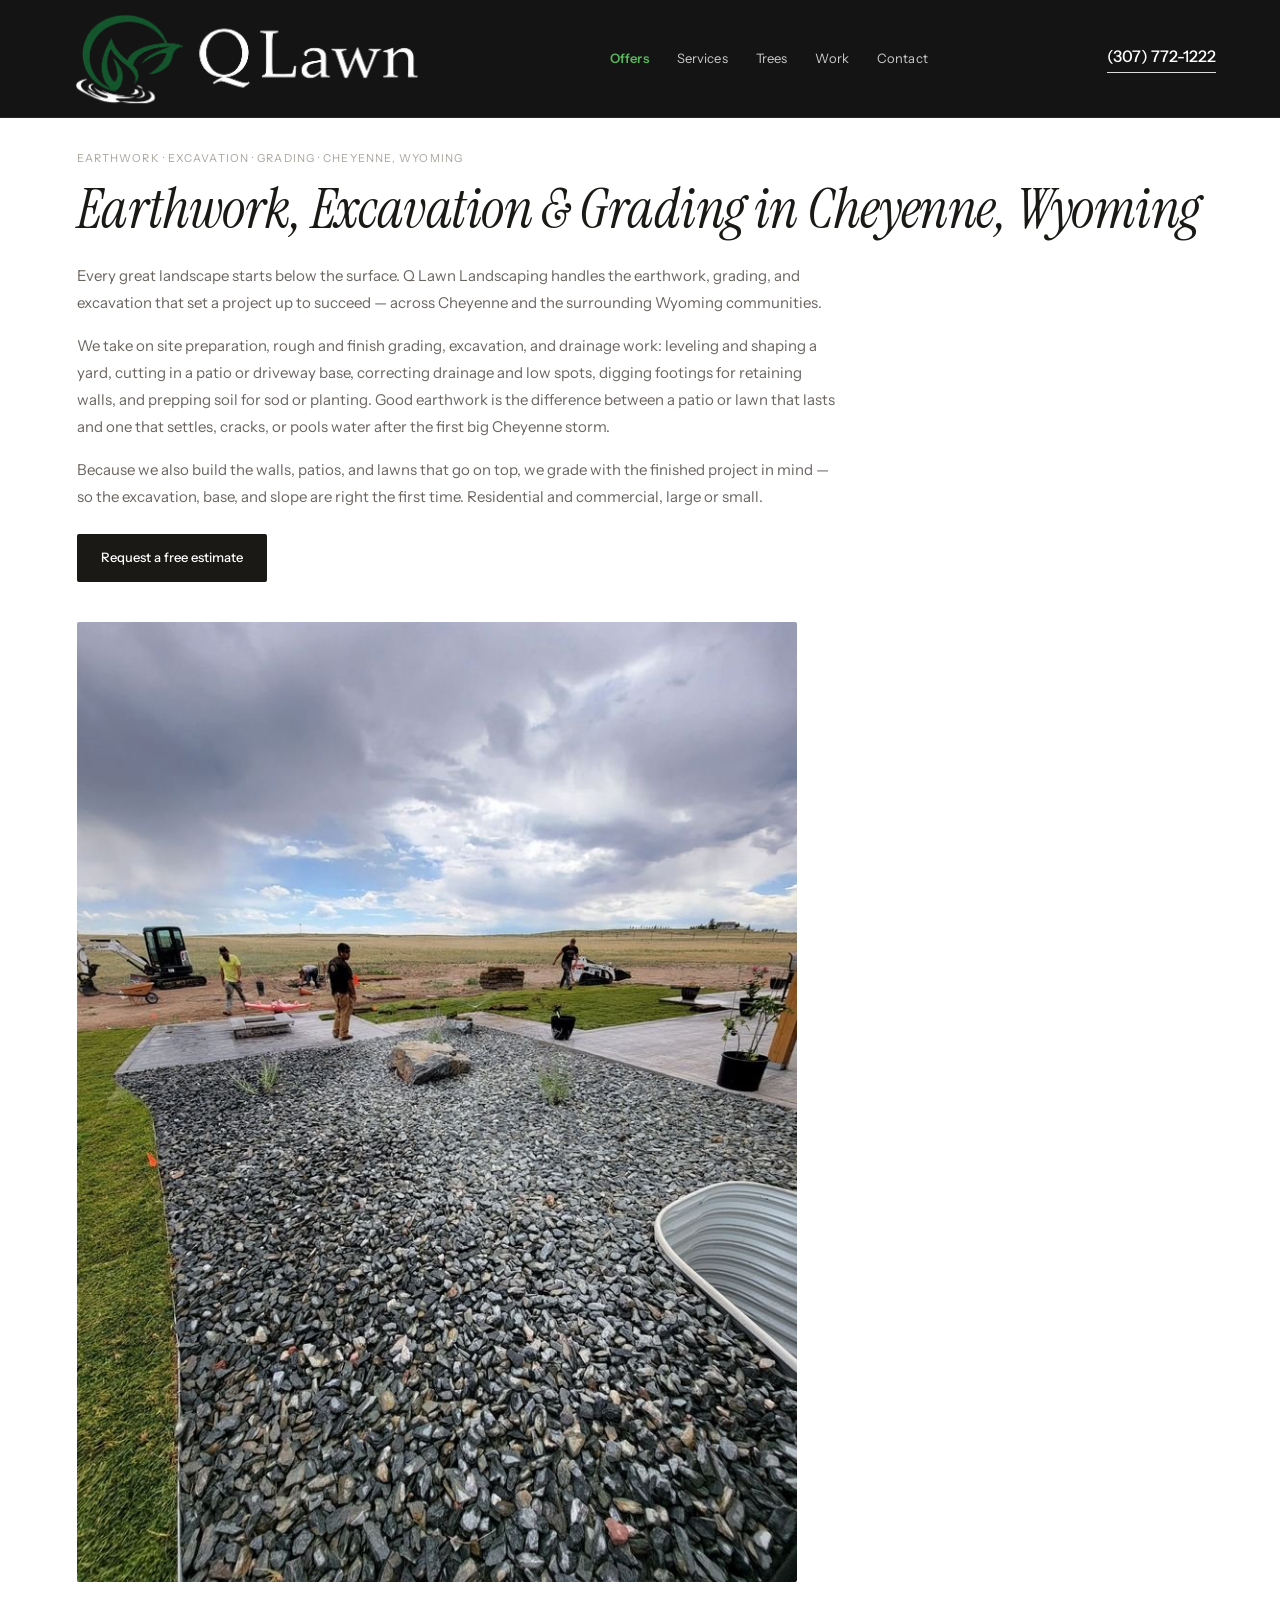
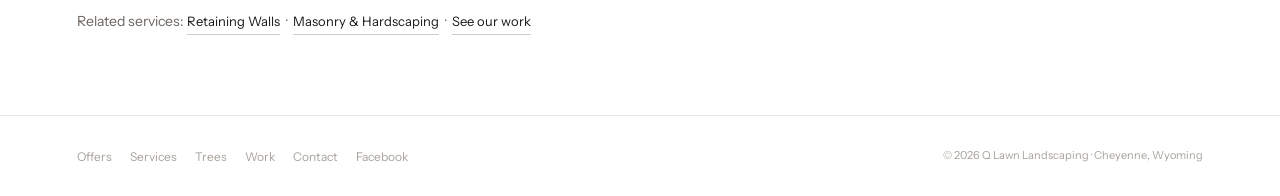
<file: earthwork.html>
<!DOCTYPE html>
<html lang="en">
<head>
<meta charset="UTF-8"/>
<meta name="viewport" content="width=device-width,initial-scale=1.0"/>
<meta name="description" content="Site prep, grading &amp; excavation in Cheyenne, WY — patio and driveway bases, drainage, and landscape earthwork done right. Free estimates from Q Lawn: (307) 772-1222."/>
<meta name="robots" content="index, follow"/>
<link rel="canonical" href="https://qlawnlandscaping.com/earthwork"/>
<meta property="og:type" content="website"/>
<meta property="og:url" content="https://qlawnlandscaping.com/earthwork"/>
<meta property="og:title" content="Earthwork, Excavation &amp; Grading in Cheyenne, WY | Q Lawn"/>
<meta property="og:description" content="Site preparation, grading and excavation in Cheyenne, WY — patio and driveway bases, drainage and landscape earthwork."/>
<meta property="og:image" content="https://qlawnlandscaping.com/og-image.jpg"/>
<meta name="twitter:card" content="summary_large_image"/>
<meta name="twitter:title" content="Earthwork, Excavation &amp; Grading in Cheyenne, WY | Q Lawn"/>
<meta name="twitter:description" content="Site prep, grading &amp; excavation in Cheyenne, WY. Free estimates — (307) 772-1222"/>
<meta name="twitter:image" content="https://qlawnlandscaping.com/og-image.jpg"/>
<link rel="icon" href="/favicon.ico" sizes="48x48">
<link rel="icon" type="image/png" sizes="192x192" href="/favicon-192.png">
<link rel="apple-touch-icon" href="/apple-touch-icon.png">
<title>Earthwork, Excavation &amp; Grading in Cheyenne, WY | Q Lawn</title>
<link rel="preconnect" href="https://fonts.googleapis.com"/>
<link rel="preconnect" href="https://fonts.gstatic.com" crossorigin/>
<link href="https://fonts.googleapis.com/css2?family=Instrument+Serif:ital@0;1&family=Instrument+Sans:wght@300;400;500;600&display=swap" rel="stylesheet"/>
<link rel="stylesheet" href="css/styles.css?v=2"/>
<script type="application/ld+json">
{"@context":"https://schema.org","@type":"Service","name":"Earthwork, Excavation & Grading","serviceType":"Excavation and grading contractor","url":"https://qlawnlandscaping.com/earthwork","provider":{"@type":"LandscapingBusiness","name":"Q Lawn Landscaping","@id":"https://qlawnlandscaping.com/#business","telephone":"+13077721222","url":"https://qlawnlandscaping.com/"},"areaServed":[{"@type":"City","name":"Cheyenne","containedInPlace":{"@type":"State","name":"Wyoming"}},{"@type":"AdministrativeArea","name":"Laramie County, Wyoming"}]}
</script>
</head>
<body>
<nav>
  <div class="nav-logo"><a href="/"><img src="images/logo.png?v=7" alt="Q Lawn"/></a></div>
  <div class="nav-links">
    <a href="/#offers" class="hot">Offers</a>
    <a href="/#services">Services</a><a href="/#trees">Trees</a>
    <a href="/#portfolio">Work</a><a href="/#contact">Contact</a>
  </div>
  <a href="tel:3077721222" class="nav-cta">(307) 772-1222</a>
  <div class="hamburger"><span></span><span></span><span></span></div>
</nav>
<div class="mobile-menu" id="mm9">
  <a href="/#offers">Offers</a>
  <a href="/#services">Services</a>
  <a href="/#trees">Trees</a>
  <a href="/#portfolio">Work</a>
  <a href="/#contact">Contact</a>
<a href="tel:3077721222">Call (307) 772-1222</a></div>
<section class="services" style="padding-top:150px">
  <div class="sec-eyebrow">Earthwork · Excavation · Grading · Cheyenne, Wyoming</div>
  <h1 class="sec-title" style="margin-bottom:24px">Earthwork, Excavation &amp; Grading in Cheyenne, Wyoming</h1>
  <div class="svc-copy">
    <p>Every great landscape starts below the surface. Q Lawn Landscaping handles the earthwork, grading, and excavation that set a project up to succeed — across Cheyenne and the surrounding Wyoming communities.</p>
    <p>We take on site preparation, rough and finish grading, excavation, and drainage work: leveling and shaping a yard, cutting in a patio or driveway base, correcting drainage and low spots, digging footings for retaining walls, and prepping soil for sod or planting. Good earthwork is the difference between a patio or lawn that lasts and one that settles, cracks, or pools water after the first big Cheyenne storm.</p>
    <p>Because we also build the walls, patios, and lawns that go on top, we grade with the finished project in mind — so the excavation, base, and slope are right the first time. Residential and commercial, large or small.</p>
    <p style="margin-top:24px"><a href="/#contact" class="btn-white" style="background:var(--ink);color:var(--white);display:inline-block">Request a free estimate</a></p>
  </div>
  <img src="images/earthwork.jpg" alt="Earthwork and site grading with excavator in Cheyenne, Wyoming by Q Lawn Landscaping" style="width:100%;max-width:720px;height:auto;border-radius:2px;display:block;margin-top:40px"/>
  <p style="margin-top:28px;font-size:14px;color:var(--ink2)">Related services: <a href="/retaining-walls" class="g-link">Retaining Walls</a> &nbsp;·&nbsp; <a href="/masonry" class="g-link">Masonry &amp; Hardscaping</a> &nbsp;·&nbsp; <a href="/#portfolio" class="g-link">See our work</a></p>
</section>
<footer><div class="fl"><a href="/#offers">Offers</a><a href="/#services">Services</a><a href="/#trees">Trees</a><a href="/#portfolio">Work</a><a href="/#contact">Contact</a><a href="https://www.facebook.com/111293527158352" target="_blank">Facebook</a></div><div class="fc">© 2026 Q Lawn Landscaping · Cheyenne, Wyoming</div></footer>
<script src="js/main.js?v=2" defer></script>
</body>
</html>
</file>
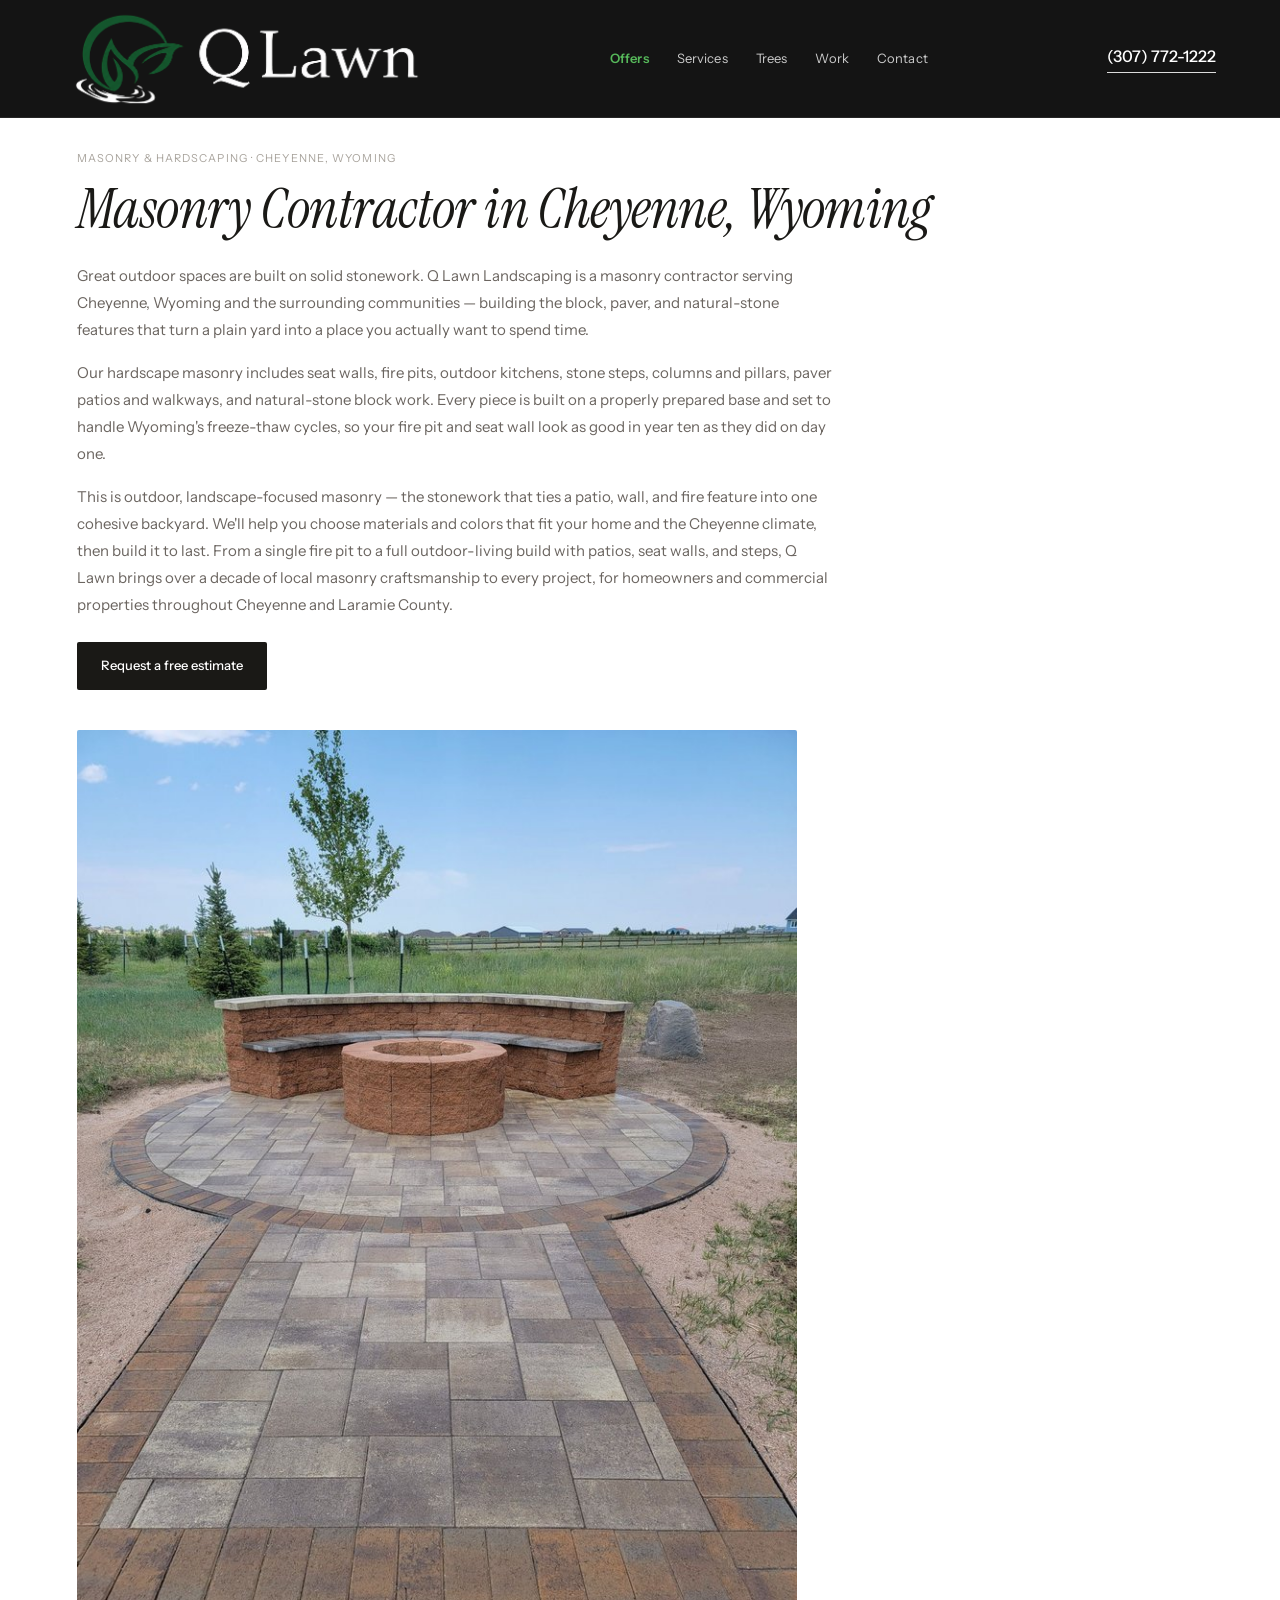
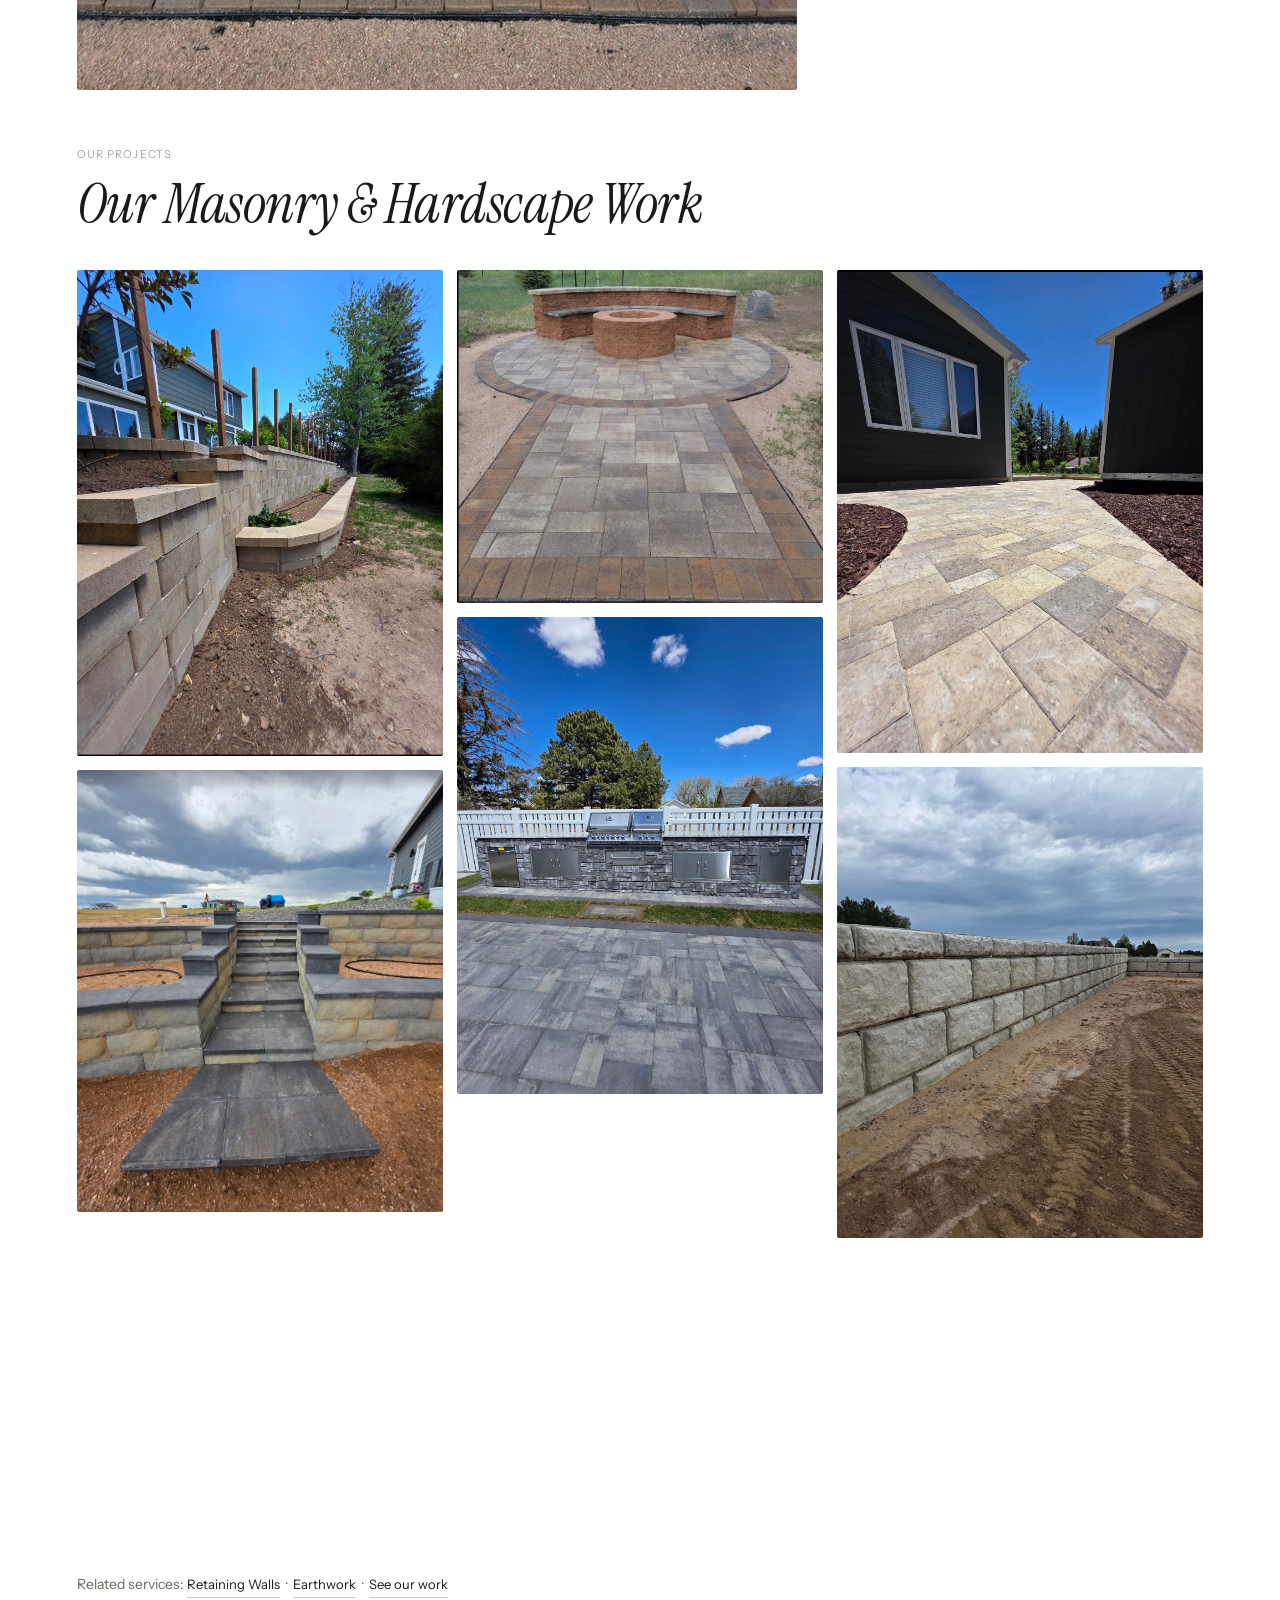
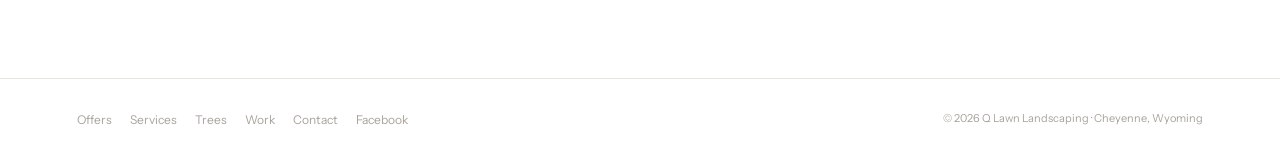
<file: masonry.html>
<!DOCTYPE html>
<html lang="en">
<head>
<meta charset="UTF-8"/>
<meta name="viewport" content="width=device-width,initial-scale=1.0"/>
<meta name="description" content="Masonry contractor in Cheyenne, WY — retaining walls, paver patios, fire pits &amp; outdoor living built to last. Free estimates: (307) 772-1222."/>
<meta name="robots" content="index, follow"/>
<link rel="canonical" href="https://qlawnlandscaping.com/masonry"/>
<meta property="og:type" content="website"/>
<meta property="og:url" content="https://qlawnlandscaping.com/masonry"/>
<meta property="og:title" content="Masonry Contractor in Cheyenne, WY | Q Lawn Landscaping"/>
<meta property="og:description" content="Masonry contractor in Cheyenne, WY — retaining walls, paver patios, fire pits and outdoor-living stonework built to last."/>
<meta property="og:image" content="https://qlawnlandscaping.com/og-image.jpg"/>
<meta name="twitter:card" content="summary_large_image"/>
<meta name="twitter:title" content="Masonry Contractor in Cheyenne, WY | Q Lawn"/>
<meta name="twitter:description" content="Masonry contractor in Cheyenne, WY. Retaining walls, patios &amp; fire pits. Free estimates — (307) 772-1222"/>
<meta name="twitter:image" content="https://qlawnlandscaping.com/og-image.jpg"/>
<link rel="icon" href="/favicon.ico" sizes="48x48">
<link rel="icon" type="image/png" sizes="192x192" href="/favicon-192.png">
<link rel="apple-touch-icon" href="/apple-touch-icon.png">
<title>Masonry Contractor in Cheyenne, WY | Q Lawn Landscaping</title>
<link rel="preconnect" href="https://fonts.googleapis.com"/>
<link rel="preconnect" href="https://fonts.gstatic.com" crossorigin/>
<link href="https://fonts.googleapis.com/css2?family=Instrument+Serif:ital@0;1&family=Instrument+Sans:wght@300;400;500;600&display=swap" rel="stylesheet"/>
<link rel="stylesheet" href="css/styles.css?v=2"/>
<script type="application/ld+json">
{"@context":"https://schema.org","@type":"Service","name":"Masonry & Hardscaping","serviceType":"Masonry contractor","description":"Masonry contractor in Cheyenne, WY — retaining walls, paver patios, fire pits & outdoor living built to last.","url":"https://qlawnlandscaping.com/masonry","provider":{"@type":"LandscapingBusiness","name":"Q Lawn Landscaping","@id":"https://qlawnlandscaping.com/#business","telephone":"+13077721222","url":"https://qlawnlandscaping.com/"},"areaServed":[{"@type":"City","name":"Cheyenne","containedInPlace":{"@type":"State","name":"Wyoming"}},{"@type":"AdministrativeArea","name":"Laramie County, Wyoming"}]}
</script>
</head>
<body>
<nav>
  <div class="nav-logo"><a href="/"><img src="images/logo.png?v=7" alt="Q Lawn"/></a></div>
  <div class="nav-links">
    <a href="/#offers" class="hot">Offers</a>
    <a href="/#services">Services</a><a href="/#trees">Trees</a>
    <a href="/#portfolio">Work</a><a href="/#contact">Contact</a>
  </div>
  <a href="tel:3077721222" class="nav-cta">(307) 772-1222</a>
  <div class="hamburger"><span></span><span></span><span></span></div>
</nav>
<div class="mobile-menu" id="mm9">
  <a href="/#offers">Offers</a>
  <a href="/#services">Services</a>
  <a href="/#trees">Trees</a>
  <a href="/#portfolio">Work</a>
  <a href="/#contact">Contact</a>
<a href="tel:3077721222">Call (307) 772-1222</a></div>
<section class="services" style="padding-top:150px">
  <div class="sec-eyebrow">Masonry &amp; Hardscaping · Cheyenne, Wyoming</div>
  <h1 class="sec-title" style="margin-bottom:24px">Masonry Contractor in Cheyenne, Wyoming</h1>
  <div class="svc-copy">
    <p>Great outdoor spaces are built on solid stonework. Q Lawn Landscaping is a masonry contractor serving Cheyenne, Wyoming and the surrounding communities — building the block, paver, and natural-stone features that turn a plain yard into a place you actually want to spend time.</p>
    <p>Our hardscape masonry includes seat walls, fire pits, outdoor kitchens, stone steps, columns and pillars, paver patios and walkways, and natural-stone block work. Every piece is built on a properly prepared base and set to handle Wyoming's freeze-thaw cycles, so your fire pit and seat wall look as good in year ten as they did on day one.</p>
    <p>This is outdoor, landscape-focused masonry — the stonework that ties a patio, wall, and fire feature into one cohesive backyard. We'll help you choose materials and colors that fit your home and the Cheyenne climate, then build it to last. From a single fire pit to a full outdoor-living build with patios, seat walls, and steps, Q Lawn brings over a decade of local masonry craftsmanship to every project, for homeowners and commercial properties throughout Cheyenne and Laramie County.</p>
    <p style="margin-top:24px"><a href="/#contact" class="btn-white" style="background:var(--ink);color:var(--white);display:inline-block">Request a free estimate</a></p>
  </div>
  <img src="images/gallery-firepit.jpg" alt="Paver patio with stone masonry fire pit and curved seat wall in Cheyenne, Wyoming by Q Lawn" style="width:100%;max-width:720px;height:auto;border-radius:2px;display:block;margin-top:40px"/>
  <div style="margin-top:56px">
    <div class="sec-eyebrow">Our projects</div>
    <h2 class="sec-title" style="margin-bottom:0">Our Masonry &amp; Hardscape Work</h2>
    <div class="masonry-grid">
      <figure><img src="images/masonry/masonry-retaining-wall-steps.jpeg" width="1320" height="1753" loading="lazy" decoding="async" alt="Curved modular-block retaining wall with built-in stone steps and a curved raised planter wall in a Cheyenne, Wyoming backyard"/></figure>
      <figure><img src="images/masonry/masonry-stone-steps.png" width="473" height="570" loading="lazy" decoding="async" alt="Wide stone steps flanked by squared stone pillars built into a retaining wall, Cheyenne, Wyoming"/></figure>
      <figure><img src="images/masonry/masonry-patio-firepit.png" width="480" height="436" loading="lazy" decoding="async" alt="Circular paver patio with a stone masonry fire pit and curved built-in seat wall, Cheyenne, Wyoming"/></figure>
      <figure><img src="images/masonry/masonry-outdoor-kitchen.jpeg" width="1320" height="1721" loading="lazy" decoding="async" alt="Stone-veneer outdoor kitchen island with built-in grill, refrigerator, storage doors and granite countertop, Cheyenne, Wyoming"/></figure>
      <figure><img src="images/masonry/masonry-stone-column-detail.png" width="472" height="563" loading="lazy" decoding="async" alt="Close-up of a stone-veneer column with a cut natural-stone cap, Cheyenne, Wyoming"/></figure>
      <figure><img src="images/masonry/masonry-paver-walkway.jpeg" width="1320" height="1739" loading="lazy" decoding="async" alt="Tan and gray stone paver walkway connecting two homes, Cheyenne, Wyoming"/></figure>
      <figure><img src="images/masonry/masonry-boulder-retaining-wall.jpeg" width="1320" height="1701" loading="lazy" decoding="async" alt="Long run of large-format boulder-style block retaining wall under a stormy Wyoming sky"/></figure>
    </div>
  </div>
  <p style="margin-top:28px;font-size:14px;color:var(--ink2)">Related services: <a href="/retaining-walls" class="g-link">Retaining Walls</a> &nbsp;·&nbsp; <a href="/earthwork" class="g-link">Earthwork</a> &nbsp;·&nbsp; <a href="/#portfolio" class="g-link">See our work</a></p>
</section>
<footer><div class="fl"><a href="/#offers">Offers</a><a href="/#services">Services</a><a href="/#trees">Trees</a><a href="/#portfolio">Work</a><a href="/#contact">Contact</a><a href="https://www.facebook.com/111293527158352" target="_blank">Facebook</a></div><div class="fc">© 2026 Q Lawn Landscaping · Cheyenne, Wyoming</div></footer>
<script src="js/main.js?v=2" defer></script>
</body>
</html>
</file>
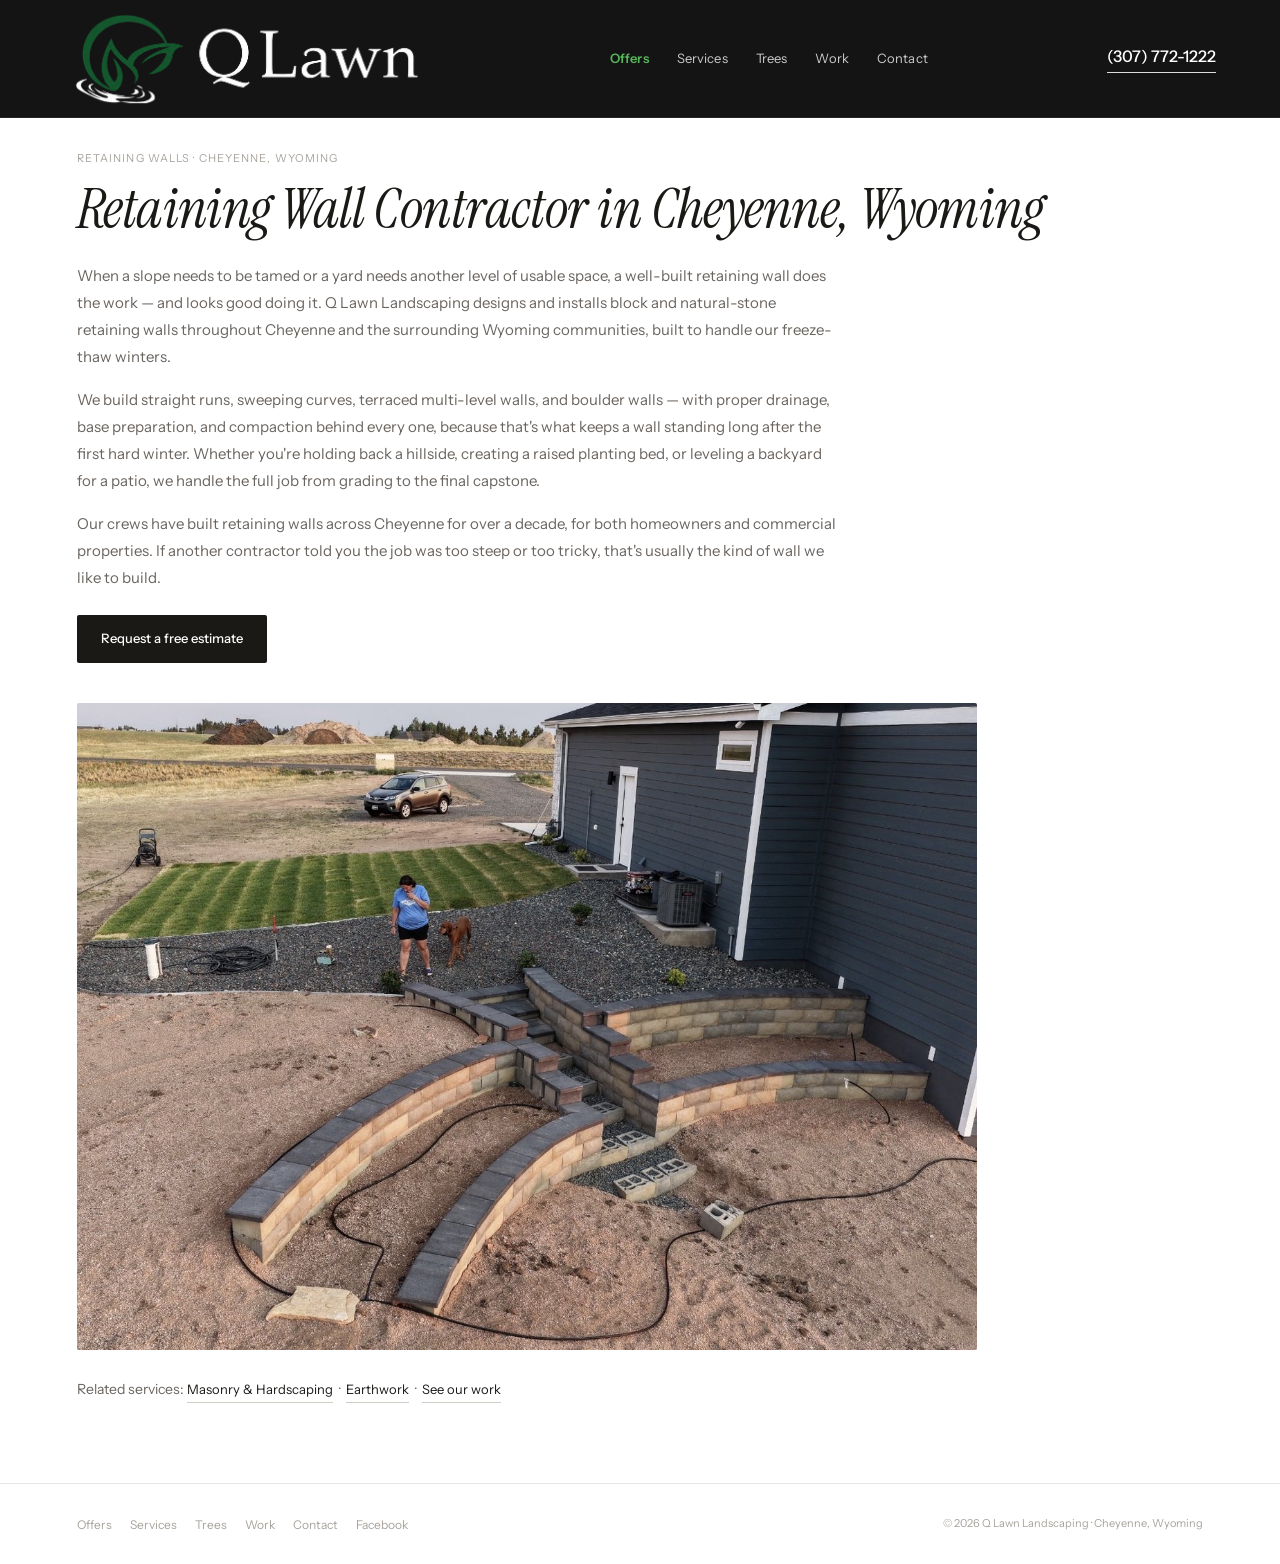
<file: retaining-walls.html>
<!DOCTYPE html>
<html lang="en">
<head>
<meta charset="UTF-8"/>
<meta name="viewport" content="width=device-width,initial-scale=1.0"/>
<meta name="description" content="Q Lawn builds block and natural-stone retaining walls in Cheyenne, WY — built to handle Wyoming freeze-thaw conditions. Free estimates: (307) 772-1222."/>
<meta name="robots" content="index, follow"/>
<link rel="canonical" href="https://qlawnlandscaping.com/retaining-walls"/>
<meta property="og:type" content="website"/>
<meta property="og:url" content="https://qlawnlandscaping.com/retaining-walls"/>
<meta property="og:title" content="Retaining Wall Contractor in Cheyenne, WY | Q Lawn Landscaping"/>
<meta property="og:description" content="Block and natural-stone retaining walls in Cheyenne, WY, built for Wyoming freeze-thaw. Free estimates from Q Lawn Landscaping."/>
<meta property="og:image" content="https://qlawnlandscaping.com/og-image.jpg"/>
<meta name="twitter:card" content="summary_large_image"/>
<meta name="twitter:title" content="Retaining Wall Contractor in Cheyenne, WY | Q Lawn"/>
<meta name="twitter:description" content="Block &amp; natural-stone retaining walls in Cheyenne, WY. Free estimates — (307) 772-1222"/>
<meta name="twitter:image" content="https://qlawnlandscaping.com/og-image.jpg"/>
<link rel="icon" href="/favicon.ico" sizes="48x48">
<link rel="icon" type="image/png" sizes="192x192" href="/favicon-192.png">
<link rel="apple-touch-icon" href="/apple-touch-icon.png">
<title>Retaining Wall Contractor in Cheyenne, WY | Q Lawn Landscaping</title>
<link rel="preconnect" href="https://fonts.googleapis.com"/>
<link rel="preconnect" href="https://fonts.gstatic.com" crossorigin/>
<link href="https://fonts.googleapis.com/css2?family=Instrument+Serif:ital@0;1&family=Instrument+Sans:wght@300;400;500;600&display=swap" rel="stylesheet"/>
<link rel="stylesheet" href="css/styles.css?v=2"/>
<script type="application/ld+json">
{"@context":"https://schema.org","@type":"Service","name":"Retaining Wall Construction","serviceType":"Retaining wall contractor","description":"Q Lawn builds block and natural-stone retaining walls in Cheyenne, WY — built to handle Wyoming freeze-thaw conditions.","url":"https://qlawnlandscaping.com/retaining-walls","provider":{"@type":"LandscapingBusiness","name":"Q Lawn Landscaping","@id":"https://qlawnlandscaping.com/#business","telephone":"+13077721222","url":"https://qlawnlandscaping.com/"},"areaServed":[{"@type":"City","name":"Cheyenne","containedInPlace":{"@type":"State","name":"Wyoming"}},{"@type":"AdministrativeArea","name":"Laramie County, Wyoming"}]}
</script>
</head>
<body>
<nav>
  <div class="nav-logo"><a href="/"><img src="images/logo.png?v=7" alt="Q Lawn"/></a></div>
  <div class="nav-links">
    <a href="/#offers" class="hot">Offers</a>
    <a href="/#services">Services</a><a href="/#trees">Trees</a>
    <a href="/#portfolio">Work</a><a href="/#contact">Contact</a>
  </div>
  <a href="tel:3077721222" class="nav-cta">(307) 772-1222</a>
  <div class="hamburger"><span></span><span></span><span></span></div>
</nav>
<div class="mobile-menu" id="mm9">
  <a href="/#offers">Offers</a>
  <a href="/#services">Services</a>
  <a href="/#trees">Trees</a>
  <a href="/#portfolio">Work</a>
  <a href="/#contact">Contact</a>
<a href="tel:3077721222">Call (307) 772-1222</a></div>
<section class="services" style="padding-top:150px">
  <div class="sec-eyebrow">Retaining Walls · Cheyenne, Wyoming</div>
  <h1 class="sec-title" style="margin-bottom:24px">Retaining Wall Contractor in Cheyenne, Wyoming</h1>
  <div class="svc-copy">
    <p>When a slope needs to be tamed or a yard needs another level of usable space, a well-built retaining wall does the work — and looks good doing it. Q Lawn Landscaping designs and installs block and natural-stone retaining walls throughout Cheyenne and the surrounding Wyoming communities, built to handle our freeze-thaw winters.</p>
    <p>We build straight runs, sweeping curves, terraced multi-level walls, and boulder walls — with proper drainage, base preparation, and compaction behind every one, because that's what keeps a wall standing long after the first hard winter. Whether you're holding back a hillside, creating a raised planting bed, or leveling a backyard for a patio, we handle the full job from grading to the final capstone.</p>
    <p>Our crews have built retaining walls across Cheyenne for over a decade, for both homeowners and commercial properties. If another contractor told you the job was too steep or too tricky, that's usually the kind of wall we like to build.</p>
    <p style="margin-top:24px"><a href="/#contact" class="btn-white" style="background:var(--ink);color:var(--white);display:inline-block">Request a free estimate</a></p>
  </div>
  <img src="images/gallery-retaining.jpg" alt="Tiered block masonry retaining wall with steps in Cheyenne, Wyoming by Q Lawn" style="width:100%;max-width:900px;height:auto;border-radius:2px;display:block;margin-top:40px"/>
  <p style="margin-top:28px;font-size:14px;color:var(--ink2)">Related services: <a href="/masonry" class="g-link">Masonry &amp; Hardscaping</a> &nbsp;·&nbsp; <a href="/earthwork" class="g-link">Earthwork</a> &nbsp;·&nbsp; <a href="/#portfolio" class="g-link">See our work</a></p>
</section>
<footer><div class="fl"><a href="/#offers">Offers</a><a href="/#services">Services</a><a href="/#trees">Trees</a><a href="/#portfolio">Work</a><a href="/#contact">Contact</a><a href="https://www.facebook.com/111293527158352" target="_blank">Facebook</a></div><div class="fc">© 2026 Q Lawn Landscaping · Cheyenne, Wyoming</div></footer>
<script src="js/main.js?v=2" defer></script>
</body>
</html>
</file>
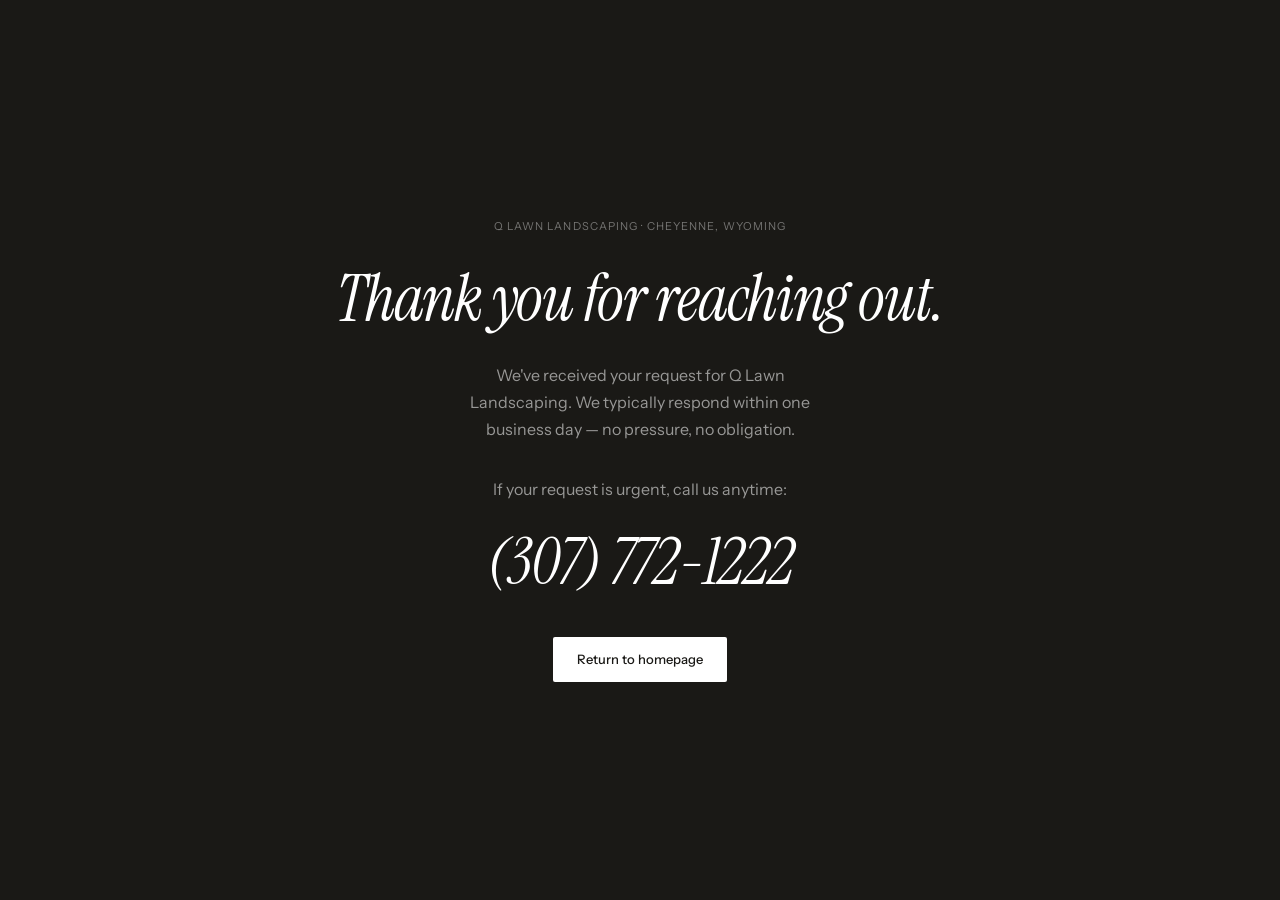
<file: thank-you.html>
<!DOCTYPE html>
<html lang="en">
<head>
<meta charset="UTF-8"/>
<meta name="viewport" content="width=device-width,initial-scale=1.0"/>
<meta name="robots" content="noindex, nofollow"/>
<meta name="description" content="Thank you for contacting Q Lawn Landscaping in Cheyenne, Wyoming. We've received your request and typically respond within one business day."/>
<title>Thank You — Q Lawn Landscaping</title>
<link rel="icon" href="/favicon.ico" sizes="48x48">
<link rel="icon" type="image/png" sizes="192x192" href="/favicon-192.png">
<link rel="apple-touch-icon" href="/apple-touch-icon.png">
<link rel="preconnect" href="https://fonts.googleapis.com"/>
<link rel="preconnect" href="https://fonts.gstatic.com" crossorigin/>
<link href="https://fonts.googleapis.com/css2?family=Instrument+Serif:ital@0;1&family=Instrument+Sans:wght@300;400;500;600&display=swap" rel="stylesheet"/>
<link rel="stylesheet" href="css/styles.css?v=2"/>
</head>
<body>
<section class="cta" style="min-height:100vh;display:flex;flex-direction:column;align-items:center;justify-content:center">
  <div class="sec-eyebrow" style="color:rgba(255,255,255,0.4)">Q Lawn Landscaping · Cheyenne, Wyoming</div>
  <h2>Thank you for reaching out.</h2>
  <p>We've received your request for Q Lawn Landscaping. We typically respond within one business day — no pressure, no obligation.</p>
  <p style="margin-bottom:8px">If your request is urgent, call us anytime:</p>
  <a href="tel:3077721222" class="cta-phone">(307) 772-1222</a>
  <div style="display:flex;gap:10px;flex-wrap:wrap;justify-content:center">
    <a href="/" class="btn-white">Return to homepage</a>
  </div>
</section>
</body>
</html>
</file>
<file: css/styles.css>
*,*::before,*::after{box-sizing:border-box;margin:0;padding:0}
:root{
  --white:#FFFFFF;--off:#FAFAF8;--light:#F4F3F0;--border:#E8E6E0;--border2:#D0CCC4;
  --ink:#1A1916;--ink2:#6B6560;--ink3:#A8A39C;
  --accent:#1A1916;--green:#2A5A2A;--red:#C0392B;
  --display:'Instrument Serif',serif;--sans:'Instrument Sans',sans-serif;
}
html{scroll-behavior:smooth}
body{background:var(--white);color:var(--ink);font-family:var(--sans);font-size:15px;line-height:1.6;overflow-x:hidden}
nav{position:fixed;top:0;left:0;right:0;z-index:100;background:#141414;backdrop-filter:none;border-bottom:1px solid rgba(255,255,255,0.08);padding:0 5%;height:118px;display:flex;align-items:center;justify-content:space-between}
.nav-logo{display:flex;align-items:center;height:118px;flex:0 0 auto}
.nav-logo img{height:108px;max-width:420px;width:auto;object-fit:contain;display:block}
.nav-links{display:flex;gap:28px}
.nav-links a{font-size:13px;font-weight:400;color:rgba(255,255,255,0.78);text-decoration:none;transition:color .15s;letter-spacing:.01em}
.nav-links a:hover{color:var(--white)}
.nav-links .hot{color:#56B85A;font-weight:600}
.nav-cta{font-size:16px;font-weight:500;color:var(--white);text-decoration:none;border-bottom:1px solid rgba(255,255,255,0.85);padding-bottom:2px;transition:all .15s}
.nav-cta:hover{border-color:transparent;color:rgba(255,255,255,0.7)}
.hamburger{display:none;flex-direction:column;gap:5px;cursor:pointer}
.hamburger span{width:22px;height:1px;background:var(--white)}
.mobile-menu{display:none;position:fixed;top:118px;left:0;right:0;background:var(--white);border-bottom:1px solid var(--border);padding:16px 6%;flex-direction:column;gap:0;z-index:99}
.mobile-menu a{color:var(--ink2);text-decoration:none;font-size:14px;padding:12px 0;border-bottom:1px solid var(--border)}

/* HERO - immersive photo */
.hero{position:relative;height:100vh;overflow:hidden}
.hero-img{width:100%;height:100%;object-fit:cover;display:block}
.hero-overlay{position:absolute;inset:0;background:linear-gradient(to bottom,rgba(0,0,0,0.1) 0%,rgba(0,0,0,0.6) 100%)}
.hero-content{position:absolute;bottom:0;left:0;right:0;padding:0 6% 64px;display:flex;align-items:flex-end;justify-content:space-between;gap:40px;flex-wrap:wrap}
.hero-text{max-width:600px}
.hero-eyebrow{font-size:12px;font-weight:400;color:rgba(255,255,255,0.6);letter-spacing:.08em;text-transform:uppercase;margin-bottom:14px}
.hero h1{font-family:var(--display);font-size:clamp(44px,7vw,96px);color:var(--white);font-weight:400;line-height:.95;letter-spacing:-.02em;font-style:italic}
.hero-right{display:flex;flex-direction:column;align-items:flex-end;gap:16px}
.hero-sub{font-size:14px;color:rgba(255,255,255,0.7);max-width:280px;text-align:right;line-height:1.7;font-weight:300}
.hero-actions{display:flex;gap:10px;flex-wrap:wrap;justify-content:flex-end}
.btn-white{font-size:13px;font-weight:500;padding:12px 24px;background:var(--white);color:var(--ink);text-decoration:none;border-radius:2px;transition:all .2s}
.btn-white:hover{background:var(--off)}
.btn-ghost{font-size:13px;font-weight:400;padding:12px 24px;border:1px solid rgba(255,255,255,0.4);color:rgba(255,255,255,0.85);text-decoration:none;border-radius:2px;transition:all .2s}
.btn-ghost:hover{border-color:var(--white)}
.hero-stats{display:flex;gap:28px}
.hs{text-align:right}
.hs-num{font-family:var(--display);font-size:28px;color:var(--white);font-weight:400;font-style:italic;line-height:1}
.hs-label{font-size:10px;color:rgba(255,255,255,0.45);text-transform:uppercase;letter-spacing:.08em}

/* OFFERS */
.offers{background:var(--ink);padding:64px 6%}
.oh{display:flex;align-items:flex-end;justify-content:space-between;margin-bottom:32px;padding-bottom:24px;border-bottom:1px solid rgba(255,255,255,0.08);flex-wrap:wrap;gap:16px}
.oh-eyebrow{font-size:11px;color:rgba(255,255,255,0.4);text-transform:uppercase;letter-spacing:.1em;margin-bottom:8px}
.oh-title{font-family:var(--display);font-size:clamp(24px,3.5vw,44px);color:var(--white);font-style:italic;font-weight:400}
.oh-exp{font-size:11px;color:rgba(255,255,255,0.3);letter-spacing:.06em;text-transform:uppercase}
.offers-grid{display:grid;grid-template-columns:repeat(3,1fr);gap:1px;background:rgba(255,255,255,0.08)}
.oc{background:var(--ink);padding:32px 28px;transition:background .2s}
.oc:hover{background:#222}
.oc-eyebrow{font-size:10px;color:rgba(255,255,255,0.35);text-transform:uppercase;letter-spacing:.1em;margin-bottom:12px}
.oc-amount{font-family:var(--display);font-size:clamp(22px,2.5vw,34px);color:var(--white);font-weight:400;font-style:italic;line-height:1.15;margin-bottom:12px}
.oc-desc{font-size:13px;color:rgba(255,255,255,0.5);line-height:1.7;margin-bottom:24px;font-weight:300}
.oc-btn{display:block;text-align:center;font-size:12px;font-weight:500;padding:11px 18px;border:1px solid rgba(255,255,255,0.2);color:var(--white);text-decoration:none;border-radius:2px;transition:all .15s;letter-spacing:.03em}
.oc-btn:hover{background:var(--white);color:var(--ink)}
.oc-fine{font-size:10px;color:rgba(255,255,255,0.2);text-align:center;margin-top:8px}

/* STATS */
.stats{display:grid;grid-template-columns:repeat(4,1fr);border-bottom:1px solid var(--border)}
.stat{padding:32px 24px;border-right:1px solid var(--border);text-align:center}
.stat:last-child{border-right:none}
.stat-num{font-family:var(--display);font-size:40px;color:var(--ink);font-weight:400;font-style:italic;line-height:1;margin-bottom:4px}
.stat-label{font-size:11px;color:var(--ink3);text-transform:uppercase;letter-spacing:.08em}

/* SERVICES */
.services{padding:80px 6%;background:var(--white)}
.sec-eyebrow{font-size:11px;color:var(--ink3);text-transform:uppercase;letter-spacing:.1em;margin-bottom:12px}
.sec-title{font-family:var(--display);font-size:clamp(32px,4.5vw,56px);color:var(--ink);font-weight:400;font-style:italic;letter-spacing:-.01em;line-height:1.05;margin-bottom:48px}
.svc-grid{display:grid;grid-template-columns:repeat(3,1fr);gap:0;border:1px solid var(--border)}
.svc{padding:32px 28px;border-right:1px solid var(--border);border-bottom:1px solid var(--border);transition:background .2s}
.svc:nth-child(3n){border-right:none}
.svc:nth-child(n+7){border-bottom:none}
.svc:hover{background:var(--off)}
.svc-icon{font-size:24px;margin-bottom:14px}
.svc h3{font-family:var(--display);font-size:20px;color:var(--ink);font-weight:400;font-style:italic;margin-bottom:8px}
.svc p{font-size:13px;color:var(--ink2);line-height:1.7;font-weight:300}
.svc-tag{font-size:10px;color:var(--green);text-transform:uppercase;letter-spacing:.08em;margin-top:12px;display:block}
.svc-link{display:inline-block;margin-top:10px;font-size:12px;color:var(--ink);text-decoration:none;border-bottom:1px solid var(--border2);transition:border-color .15s}
.svc-link:hover{border-color:var(--ink)}
.svc-copy{max-width:760px}
.svc-copy p{font-size:15px;line-height:1.8;color:var(--ink2);margin-bottom:16px}

/* TREES */
.trees{background:var(--light);padding:80px 6%}
.trees-inner{display:grid;grid-template-columns:1fr 1fr;gap:64px;align-items:center}
.trees-copy .sec-eyebrow{color:var(--ink3)}
.trees-copy h2{font-family:var(--display);font-size:clamp(28px,4vw,48px);color:var(--ink);font-weight:400;font-style:italic;letter-spacing:-.01em;line-height:1.05;margin-bottom:14px}
.trees-copy p{font-size:14px;color:var(--ink2);line-height:1.75;margin-bottom:24px;font-weight:300}
.tree-list{display:flex;flex-direction:column;gap:0;margin-bottom:28px;border:1px solid var(--border)}
.tree-item{font-size:13px;color:var(--ink2);padding:10px 16px;border-bottom:1px solid var(--border);display:flex;align-items:center;justify-content:space-between}
.tree-item:last-child{border-bottom:none}
.tree-item::after{content:'→';color:var(--ink3)}
.tree-special{color:var(--green);font-weight:500;background:rgba(42,90,42,0.04)}
.tree-special::after{color:var(--green)}
.trees-photo{overflow:hidden;border-radius:2px}
.trees-photo img{width:100%;height:420px;object-fit:cover;display:block}

/* GALLERY */
.gallery{padding:80px 6%;background:var(--white)}
.gallery-grid{columns:3;column-gap:6px;margin-top:36px}
.gi{overflow:hidden;border-radius:2px;break-inside:avoid;margin:0 0 6px}
.gi img{width:100%;height:auto;display:block;transition:transform .5s ease}
.gi:hover img{transform:scale(1.04)}

/* MASONRY WORK GALLERY (masonry.html) — natural-proportion column layout */
.masonry-grid{columns:3;column-gap:14px;margin-top:36px}
.masonry-grid figure{break-inside:avoid;margin:0 0 14px}
.masonry-grid img{width:100%;height:auto;display:block;border-radius:2px}

/* REVIEWS */
.reviews{padding:80px 6%;background:var(--off)}
.rev-grid{display:grid;grid-template-columns:repeat(3,1fr);gap:0;margin-top:40px;border:1px solid var(--border)}
.rev{padding:32px 28px;border-right:1px solid var(--border)}
.rev:last-child{border-right:none}
.rev-stars{color:var(--ink3);font-size:13px;letter-spacing:3px;margin-bottom:12px}
.rev-text{font-family:var(--display);font-size:16px;color:var(--ink);line-height:1.65;margin-bottom:14px;font-style:italic;font-weight:400}
.rev-author{font-size:11px;color:var(--ink3);text-transform:uppercase;letter-spacing:.08em}
.rev-footer{text-align:center;margin-top:32px;padding-top:32px;border-top:1px solid var(--border)}
.g-link{display:inline-flex;align-items:center;gap:8px;color:var(--ink);font-size:13px;text-decoration:none;border-bottom:1px solid var(--border2);padding-bottom:2px;transition:border-color .15s}
.g-link:hover{border-color:var(--ink)}

/* CTA */
.cta{background:var(--ink);padding:80px 6%;text-align:center}
.cta h2{font-family:var(--display);font-size:clamp(32px,5vw,64px);color:var(--white);font-weight:400;font-style:italic;letter-spacing:-.02em;margin-bottom:12px}
.cta p{font-size:16px;color:rgba(255,255,255,0.55);max-width:380px;margin:0 auto 32px;line-height:1.7;font-weight:300}
.cta-phone{font-family:var(--display);font-size:clamp(32px,5vw,64px);color:var(--white);text-decoration:none;display:block;margin-bottom:24px;letter-spacing:-.02em;font-style:italic;transition:opacity .15s}
.cta-phone:hover{opacity:.7}
.btn-white-outline{font-size:13px;font-weight:500;padding:12px 28px;border:1px solid rgba(255,255,255,0.3);color:var(--white);text-decoration:none;border-radius:2px;transition:all .2s;display:inline-block}
.btn-white-outline:hover{background:var(--white);color:var(--ink)}

/* CONTACT */
.contact{padding:80px 6%;background:var(--white)}
.contact-grid{display:grid;grid-template-columns:1fr 1fr;gap:64px}
.ci .sec-eyebrow{color:var(--ink3)}
.ci h2{font-family:var(--display);font-size:clamp(26px,3.5vw,40px);color:var(--ink);font-weight:400;font-style:italic;letter-spacing:-.01em;margin-bottom:14px}
.ci p{font-size:14px;color:var(--ink2);line-height:1.75;margin-bottom:28px;font-weight:300}
.cd{display:flex;gap:0;margin-bottom:0;padding:12px 0;border-bottom:1px solid var(--border)}
.cd:last-of-type{border-bottom:none;margin-bottom:0}
.cd-l{font-size:11px;color:var(--ink3);text-transform:uppercase;letter-spacing:.08em;width:100px;flex-shrink:0;padding-top:1px}
.cd-v{font-size:14px;color:var(--ink);font-weight:400}
.cd-v a{color:var(--ink);text-decoration:none;border-bottom:1px solid var(--border)}
.cd-v a:hover{border-color:var(--ink2)}
.cf{background:var(--off);border:1px solid var(--border);padding:36px}
.cf-title{font-family:var(--display);font-size:26px;color:var(--ink);font-weight:400;font-style:italic;margin-bottom:4px}
.cf-sub{font-size:12px;color:var(--ink3);margin-bottom:24px}
.fg{margin-bottom:14px}
.fg label{display:block;font-size:11px;color:var(--ink3);text-transform:uppercase;letter-spacing:.08em;margin-bottom:5px}
.fg input,.fg select,.fg textarea{width:100%;background:var(--white);border:1px solid var(--border);padding:10px 12px;font-family:var(--sans);font-size:13px;color:var(--ink);outline:none;border-radius:0;transition:border-color .15s;appearance:none}
.fg input:focus,.fg select:focus,.fg textarea:focus{border-color:var(--ink)}
.fg textarea{resize:vertical;min-height:88px;font-weight:300}
.fg-row{display:grid;grid-template-columns:1fr 1fr;gap:12px}
.cf-submit{width:100%;padding:12px;background:var(--ink);border:none;color:var(--white);font-family:var(--sans);font-size:14px;font-weight:500;cursor:pointer;border-radius:0;transition:opacity .2s;margin-top:4px;letter-spacing:.02em}
.cf-submit:hover{opacity:.85}
footer{border-top:1px solid var(--border);padding:28px 6%;display:flex;align-items:center;justify-content:space-between;flex-wrap:wrap;gap:14px}
.fl a{font-size:12px;color:var(--ink3);text-decoration:none;transition:color .15s;margin-right:18px}
.fl a:hover{color:var(--ink)}
.fc{font-size:11px;color:var(--ink3)}
/* BOULDERS — "Coming Soon" interest test (homepage section + custom-boulders.html) */
.boulders{background:var(--off);border-top:1px solid var(--border);border-bottom:1px solid var(--border);padding:80px 6%}
/* COMING SOON banner (homepage section + boulder page): deliberately large and dominant */
.cs-banner{margin-bottom:48px;padding-bottom:32px;border-bottom:1px solid var(--border)}
.cs-eyebrow{font-size:11px;color:var(--green);text-transform:uppercase;letter-spacing:.14em;font-weight:600;margin-bottom:14px}
.cs-big{font-family:var(--sans);font-weight:600;font-size:clamp(40px,7.5vw,92px);letter-spacing:.04em;text-transform:uppercase;line-height:.95;color:var(--ink);margin-bottom:14px}
.cs-title{font-family:var(--display);font-size:clamp(28px,4vw,52px);color:var(--ink);font-weight:400;font-style:italic;letter-spacing:-.01em;line-height:1.05;margin-bottom:14px}
.cs-loc{display:block;font-size:.55em;color:var(--ink2);margin-top:6px}
.cs-sub{font-size:16px;color:var(--ink2);max-width:640px;line-height:1.65;font-weight:300}
.cs-sub b{font-weight:500;color:var(--ink)}
.bld-copy h3{font-family:var(--display);font-size:clamp(22px,2.6vw,32px);color:var(--ink);font-weight:400;font-style:italic;letter-spacing:-.01em;line-height:1.1;margin-bottom:14px}
.bld-inner{display:grid;grid-template-columns:1fr 1fr;gap:64px;align-items:center}
.bld-badge{display:inline-block;font-size:10px;color:var(--green);border:1px solid var(--green);padding:5px 10px;text-transform:uppercase;letter-spacing:.12em;margin-bottom:16px;border-radius:2px;background:var(--white)}
.bld-copy h2{font-family:var(--display);font-size:clamp(28px,4vw,48px);color:var(--ink);font-weight:400;font-style:italic;letter-spacing:-.01em;line-height:1.05;margin-bottom:14px}
.bld-copy p{font-size:14px;color:var(--ink2);line-height:1.75;margin-bottom:24px;font-weight:300}
.bld-list{border:1px solid var(--border);margin-bottom:28px;background:var(--white)}
.bld-item{font-size:13px;color:var(--ink2);padding:10px 16px;border-bottom:1px solid var(--border);display:flex;justify-content:space-between;align-items:center;gap:12px}
.bld-item:last-child{border-bottom:none}
.bld-item span{font-size:10px;color:var(--ink3);text-transform:uppercase;letter-spacing:.08em;white-space:nowrap}
.bld-link{display:inline-block;font-size:13px;font-weight:500;padding:12px 24px;background:var(--ink);color:var(--white);text-decoration:none;border-radius:2px;transition:opacity .2s}
.bld-link:hover{opacity:.85}
.bld-note{font-size:11px;color:var(--ink3);margin-top:12px;line-height:1.6}
.bld-mosaic{display:grid;grid-template-columns:1fr 1fr;gap:6px}
.bld-mosaic a{display:block;overflow:hidden;border-radius:2px;position:relative}
.bld-mosaic img{width:100%;height:220px;object-fit:cover;display:block;transition:transform .5s ease}
.bld-mosaic a:hover img{transform:scale(1.04)}
.bld-mosaic .cap{position:absolute;left:0;right:0;bottom:0;padding:10px 12px;font-size:10px;color:rgba(255,255,255,.88);text-transform:uppercase;letter-spacing:.08em;background:linear-gradient(to top,rgba(0,0,0,.55),rgba(0,0,0,0))}

/* BOULDER PAGE (custom-boulders.html) */
/* concept gallery (AI concept renders, always labelled) */
.concept-grid{display:grid;grid-template-columns:repeat(3,1fr);gap:0;border:1px solid var(--border);margin-top:36px}
.concept{border-right:1px solid var(--border);border-bottom:1px solid var(--border);background:var(--white);cursor:pointer;transition:background .2s;display:block;text-decoration:none;color:inherit;text-align:left;font-family:var(--sans);padding:0;width:100%}
.concept:nth-child(3n){border-right:none}
.concept:hover{background:var(--off)}
.concept-photo{overflow:hidden;aspect-ratio:4/3;background:var(--light);position:relative}
.concept-photo img{width:100%;height:100%;object-fit:cover;display:block;transition:transform .5s ease}
.concept:hover .concept-photo img{transform:scale(1.04)}
.concept-badge{position:absolute;top:10px;left:10px;font-size:9px;font-weight:500;color:var(--white);background:rgba(20,20,20,.78);padding:4px 8px;text-transform:uppercase;letter-spacing:.12em;border-radius:2px}
.concept-body{padding:20px 22px 24px}
.concept-body h3{font-family:var(--display);font-size:19px;color:var(--ink);font-weight:400;font-style:italic;margin-bottom:6px}
.concept-body p{font-size:13px;color:var(--ink2);line-height:1.7;font-weight:300}
.concept-tag{font-size:10px;color:var(--ink3);text-transform:uppercase;letter-spacing:.08em;margin-top:10px;display:block}
.concept-fine{font-size:11px;color:var(--ink3);margin-top:14px;max-width:760px;line-height:1.6}
.bld-mosaic .cap em{font-style:normal;opacity:.65;margin-left:6px}
.bp-notice{border:1px solid var(--border);background:var(--off);padding:18px 22px;font-size:13px;color:var(--ink2);max-width:760px;margin-top:28px;display:flex;gap:18px;align-items:flex-start;line-height:1.7;font-weight:300}
.bp-notice b{font-family:var(--display);font-style:italic;font-weight:400;font-size:18px;color:var(--ink);white-space:nowrap;line-height:1.3}
.bp-hero-img{width:100%;max-width:1100px;height:460px;object-fit:cover;object-position:center 60%;border-radius:2px;display:block;margin-top:48px}
.style-grid{display:grid;grid-template-columns:repeat(3,1fr);gap:0;border:1px solid var(--border);margin-top:36px}
.style{border-right:1px solid var(--border);border-bottom:1px solid var(--border);background:var(--white);cursor:pointer;transition:background .2s;display:block;text-decoration:none;color:inherit;text-align:left;font-family:var(--sans);padding:0;width:100%}
.style:nth-child(3n){border-right:none}
.style:nth-child(n+4){border-bottom:none}
.style:hover{background:var(--off)}
.style-photo{overflow:hidden;aspect-ratio:4/3;background:var(--light)}
.style-photo img{width:100%;height:100%;object-fit:cover;display:block;transition:transform .5s ease}
.style:hover .style-photo img{transform:scale(1.04)}
.style-noimg{aspect-ratio:4/3;display:flex;flex-direction:column;align-items:center;justify-content:center;background:var(--ink);color:var(--white);font-family:var(--display);font-style:italic;font-size:clamp(26px,2.6vw,36px);text-align:center;padding:24px;line-height:1.1;gap:10px}
.style-noimg small{font-family:var(--sans);font-style:normal;font-size:10px;color:rgba(255,255,255,.45);text-transform:uppercase;letter-spacing:.1em}
.style-body{padding:24px 24px 28px}
.style-body h3{font-family:var(--display);font-size:20px;color:var(--ink);font-weight:400;font-style:italic;margin-bottom:8px}
.style-body p{font-size:13px;color:var(--ink2);line-height:1.7;font-weight:300}
.style-tag{font-size:10px;color:var(--green);text-transform:uppercase;letter-spacing:.08em;margin-top:12px;display:block}
.steps{display:grid;grid-template-columns:repeat(3,1fr);gap:0;border:1px solid var(--border);margin-top:36px}
.step{padding:28px;border-right:1px solid var(--border)}
.step:last-child{border-right:none}
.step-n{font-family:var(--display);font-style:italic;font-size:32px;color:var(--ink3);line-height:1;margin-bottom:12px}
.step h3{font-family:var(--display);font-size:20px;color:var(--ink);font-weight:400;font-style:italic;margin-bottom:8px}
.step p{font-size:13px;color:var(--ink2);line-height:1.7;font-weight:300}
.bp-close{margin-top:72px;padding-top:40px;border-top:1px solid var(--border);max-width:760px}
.bp-close p{font-size:14px;color:var(--ink2);line-height:1.75;font-weight:300}
.lb{position:fixed;inset:0;background:rgba(20,20,20,.94);display:none;align-items:center;justify-content:center;z-index:200;padding:24px;cursor:zoom-out}
.lb.open{display:flex}
.lb img{max-width:100%;max-height:80vh;display:block;border-radius:2px}
.lb-cap{position:absolute;bottom:24px;left:0;right:0;text-align:center;color:rgba(255,255,255,.7);font-size:11px;letter-spacing:.08em;text-transform:uppercase;padding:0 24px}
.lb-x{position:absolute;top:18px;right:24px;color:#fff;font-size:30px;line-height:1;background:none;border:none;cursor:pointer;font-family:var(--sans)}

@media(max-width:768px){
  nav{height:96px;padding:0 5%}
  .nav-logo{height:96px}
  .nav-logo img{height:86px;max-width:330px}
  .mobile-menu{top:96px}
  .stats{grid-template-columns:1fr 1fr}
  .svc-grid{grid-template-columns:1fr 1fr}
  .svc:nth-child(2n){border-right:none}
  .svc:nth-child(3n){border-right:1px solid var(--border)}
  .trees-inner{grid-template-columns:1fr}
  .offers-grid{grid-template-columns:1fr 1fr}
  .rev-grid{grid-template-columns:1fr}
  .contact-grid{grid-template-columns:1fr}
  .fg-row{grid-template-columns:1fr}
  .hero h1{font-size:clamp(38px,9vw,72px)}
}
@media(max-width:900px){
  .nav-links,.nav-cta{display:none}.hamburger{display:flex}
  .hero-content{flex-direction:column;align-items:flex-start}.hero-right{align-items:flex-start}
  .hero-sub{text-align:left}.hero-actions{justify-content:flex-start}
  .hero-stats{justify-content:flex-start}
  .stats{grid-template-columns:1fr 1fr}.svc-grid{grid-template-columns:1fr}
  .svc{border-right:none !important}.svc:nth-child(7){border-bottom:1px solid var(--border)}.trees-inner{grid-template-columns:1fr}
  .gallery-grid{columns:2}
  .offers-grid{grid-template-columns:1fr}.offers-grid .oc{border-right:none}
  .rev-grid{grid-template-columns:1fr}.rev{border-right:none}
  .contact-grid{grid-template-columns:1fr}.fg-row{grid-template-columns:1fr}
  .masonry-grid{columns:2}
  footer{flex-direction:column;text-align:center}
}
@media(max-width:480px){
  nav{height:86px;padding:0 5%}
  .nav-logo{height:86px}
  .nav-logo img{height:76px;max-width:290px}
  .mobile-menu{top:86px}
  .hero{height:85vh}
  .hero h1{font-size:clamp(34px,10vw,52px)}
  .hero-stats{flex-wrap:wrap;gap:16px}
  .stats{grid-template-columns:1fr 1fr}
  .svc-grid{grid-template-columns:1fr}
  .offers-grid{grid-template-columns:1fr}
  .gallery-grid{columns:1}
  .masonry-grid{columns:1}
  .cf{padding:24px 20px}
  .cta h2{font-size:clamp(28px,8vw,48px)}
  .cta-phone{font-size:clamp(26px,8vw,44px)}
}

@media(max-width:900px){
  .bld-inner{grid-template-columns:1fr;gap:36px}.bld-mosaic img{height:180px}
  .style-grid{grid-template-columns:1fr 1fr}.style:nth-child(3n){border-right:1px solid var(--border)}.style:nth-child(2n){border-right:none}.style:nth-child(n+4){border-bottom:1px solid var(--border)}.style:nth-last-child(-n+2){border-bottom:none}
  .steps{grid-template-columns:1fr}.step{border-right:none;border-bottom:1px solid var(--border)}.step:last-child{border-bottom:none}
  .bp-hero-img{height:320px}.bp-notice{flex-direction:column;gap:6px}
  .fl{display:flex;flex-wrap:wrap;justify-content:center;row-gap:6px}.fl a{margin:0 9px}
  .concept-grid{grid-template-columns:1fr 1fr}.concept:nth-child(3n){border-right:1px solid var(--border)}.concept:nth-child(2n){border-right:none}
}
@media(max-width:480px){
  .style-grid{grid-template-columns:1fr}.style{border-right:none !important;border-bottom:1px solid var(--border) !important}.style:last-child{border-bottom:none !important}
  .bld-mosaic img{height:140px}.bp-hero-img{height:240px}
  .concept-grid{grid-template-columns:1fr}.concept{border-right:none !important}
}
</file>
<file: marketing/flyers/spruce-tree-promo/styles.css>
/* =================================================================
   Q Lawn Landscaping — Spruce Tree Promotion Flyer
   Print-ready 8.5 x 11 in, front + back.
   Brand tokens mirror the main site (see PROJECT_BIBLE §6).
   ================================================================= */

:root{
  --white:#FFFFFF; --off:#FAFAF8; --light:#F4F3F0;
  --border:#E8E6E0; --border2:#D0CCC4;
  --ink:#1A1916; --ink2:#6B6560; --ink3:#A8A39C;
  --green:#2A5A2A; --green-bright:#56B85A; --red:#C0392B;
  --display:'Instrument Serif',serif;
  --sans:'Instrument Sans',sans-serif;
}

*,*::before,*::after{box-sizing:border-box;margin:0;padding:0}

/* Ensure backgrounds + photos actually print */
html{-webkit-print-color-adjust:exact;print-color-adjust:exact}

body{
  font-family:var(--sans);
  color:var(--ink);
  background:#6b6560;                 /* neutral gray gutter for screen preview */
  line-height:1.6;
  -webkit-font-smoothing:antialiased;
  -webkit-print-color-adjust:exact;
  print-color-adjust:exact;
}

/* ---- The two physical pages -------------------------------------- */
.page{
  position:relative;
  width:8.5in;
  height:11in;
  background:var(--white);
  overflow:hidden;
  display:flex;
  flex-direction:column;
}

/* Screen-only: centre the pages with a little breathing room + shadow */
@media screen{
  body{padding:0.5in 0;display:flex;flex-direction:column;align-items:center;gap:0.5in}
  .page{box-shadow:0 10px 40px rgba(0,0,0,0.35)}
}

/* Shared eyebrow label (mirrors site .sec-eyebrow) */
.eyebrow{
  font-size:10.5px;
  color:var(--ink3);
  text-transform:uppercase;
  letter-spacing:.16em;
  font-weight:500;
}
.eyebrow--light{color:rgba(255,255,255,0.72)}


/* =================================================================
   FRONT SIDE
   ================================================================= */

/* ---- HERO -------------------------------------------------------- */
.hero{
  position:relative;
  flex:1 1 auto;
  min-height:0;
  overflow:hidden;
}

/* Placeholder evergreen gradient — swap for a real photograph.
   Deep spruce-green tones so the layout reads as intentional even
   before photography is dropped in. */
.hero-photo{
  position:absolute;
  inset:0;
  background:
    radial-gradient(120% 90% at 78% 6%, rgba(120,150,110,0.45) 0%, rgba(120,150,110,0) 46%),
    linear-gradient(160deg,#20321f 0%,#233a22 34%,#1c2c1b 70%,#141f13 100%);
}
.photo-note{
  position:absolute;
  top:0.42in;
  right:0.5in;
  max-width:2.6in;
  text-align:right;
  font-size:9px;
  letter-spacing:.14em;
  text-transform:uppercase;
  color:rgba(255,255,255,0.34);
  font-weight:500;
}

/* Legibility gradient over the photo (mirrors site .hero-overlay) */
.hero-overlay{
  position:absolute;
  inset:0;
  background:linear-gradient(to bottom,
    rgba(10,16,10,0.12) 0%,
    rgba(10,16,10,0.30) 46%,
    rgba(10,16,10,0.86) 100%);
}

.hero-content{
  position:absolute;
  left:0;right:0;bottom:0;
  padding:0 0.62in 0.5in;
}
.hero-content .eyebrow{margin-bottom:0.16in}

.seasonal-tag{
  display:inline-block;
  font-family:var(--sans);
  font-size:10.5px;
  font-weight:600;
  letter-spacing:.14em;
  text-transform:uppercase;
  color:var(--white);
  background:var(--green);
  padding:6px 13px;
  border-radius:2px;
  margin-bottom:0.2in;
}

.hero-headline{
  font-family:var(--display);
  font-style:italic;
  font-weight:400;
  color:var(--white);
  font-size:76px;
  line-height:0.92;
  letter-spacing:-.02em;
}
.hero-headline em{
  font-style:italic;
  color:var(--green-bright);
}

.hero-sub{
  margin-top:0.2in;
  font-family:var(--display);
  font-style:italic;
  font-size:23px;
  line-height:1.28;
  color:rgba(255,255,255,0.9);
}

/* ---- FEATURE STRIP ---------------------------------------------- */
.features{
  flex:0 0 auto;
  display:grid;
  grid-template-columns:repeat(4,1fr);
  background:var(--border);           /* hairline gridlines show through gap */
  gap:1px;
  border-top:1px solid var(--border);
  border-bottom:1px solid var(--border);
}
.feature{
  background:var(--white);
  padding:0.26in 0.22in 0.28in;
}
.feature-mark{
  font-family:var(--display);
  font-style:italic;
  font-size:22px;
  color:var(--green);
  line-height:1;
  display:block;
  margin-bottom:0.1in;
}
.feature-title{
  font-family:var(--display);
  font-style:italic;
  font-weight:400;
  font-size:16.5px;
  line-height:1.1;
  color:var(--ink);
  margin-bottom:0.07in;
}
.feature-copy{
  font-size:10px;
  font-weight:300;
  line-height:1.5;
  color:var(--ink2);
}

/* ---- CTA BAND ---------------------------------------------------- */
.cta-band{
  flex:0 0 auto;
  /* Pure black so the logo art's black backing blends into the band with no
     visible seam. (The site nav uses #141414; here the logo drives the color.) */
  background:#000;
  color:var(--white);
  padding:0.42in 0.62in;
  display:flex;
  align-items:center;
  justify-content:space-between;
  gap:0.5in;
}
.cta-logo img{
  height:1.15in;
  width:auto;
  display:block;
}
.cta-copy{text-align:right}
.cta-eyebrow{
  font-size:13px;
  letter-spacing:.04em;
  color:rgba(255,255,255,0.7);
  text-transform:uppercase;
  font-weight:400;
  margin-bottom:0.06in;
}
.cta-eyebrow strong{color:var(--green-bright);font-weight:600}
.cta-phone{
  font-family:var(--display);
  font-style:italic;
  font-size:52px;
  line-height:1;
  color:var(--white);
  text-decoration:none;
  letter-spacing:-.01em;
  display:block;
}
.cta-meta{
  margin-top:0.1in;
  font-size:9.5px;
  letter-spacing:.05em;
  text-transform:uppercase;
  color:rgba(255,255,255,0.4);
}


/* =================================================================
   BACK SIDE
   ================================================================= */
.page-back{padding:0}

/* ---- INTRO ------------------------------------------------------- */
.intro{
  padding:0.44in 0.62in 0.3in;
  border-bottom:1px solid var(--border);
}
.intro .eyebrow{margin-bottom:0.12in}
.intro-title{
  font-family:var(--display);
  font-style:italic;
  font-weight:400;
  font-size:37px;
  line-height:1.0;
  letter-spacing:-.01em;
  color:var(--ink);
  margin-bottom:0.16in;
}
.intro-title em{color:var(--green)}
.intro-copy{
  font-size:11.5px;
  font-weight:300;
  line-height:1.62;
  color:var(--ink2);
  max-width:6.8in;
}

/* ---- REASONS (4-up bordered grid) ------------------------------- */
.reasons{
  display:grid;
  grid-template-columns:repeat(4,1fr);
  background:var(--border);
  gap:1px;
  border-bottom:1px solid var(--border);
}
.reason{
  background:var(--white);
  padding:0.22in 0.2in;
}
.reason-title{
  font-family:var(--display);
  font-style:italic;
  font-weight:400;
  font-size:15.5px;
  line-height:1.08;
  color:var(--ink);
  margin-bottom:0.08in;
}
.reason-copy{
  font-size:10px;
  font-weight:300;
  line-height:1.55;
  color:var(--ink2);
}

/* ---- SERVICES ---------------------------------------------------- */
.services{
  padding:0.3in 0.62in;
  background:var(--off);
  border-bottom:1px solid var(--border);
}
.services .eyebrow{margin-bottom:0.1in}
.section-title{
  font-family:var(--display);
  font-style:italic;
  font-weight:400;
  font-size:27px;
  line-height:1.02;
  letter-spacing:-.01em;
  color:var(--ink);
  margin-bottom:0.2in;
}
.service-grid{
  list-style:none;
  display:grid;
  grid-template-columns:repeat(4,1fr);
  gap:1px;
  background:var(--border);
  border:1px solid var(--border);
}
.service{
  background:var(--white);
  padding:0.2in 0.16in;
  display:flex;
  flex-direction:column;
  align-items:center;
  text-align:center;
  gap:0.09in;
}
.service-icon{font-size:21px;line-height:1}
.service-name{
  font-family:var(--display);
  font-style:italic;
  font-size:14.5px;
  color:var(--ink);
  line-height:1.1;
}

/* ---- WHY SPRUCE + FINAL CTA ------------------------------------- */
.spruce{
  flex:1 1 auto;
  min-height:0;
  display:grid;
  grid-template-columns:1.15fr 1fr;
}
.spruce-copy{
  padding:0.4in 0.44in 0.4in 0.62in;
  display:flex;
  flex-direction:column;
  justify-content:center;
}
.spruce-copy .eyebrow{color:var(--ink3);margin-bottom:0.1in}
.spruce-title{
  font-family:var(--display);
  font-style:italic;
  font-weight:400;
  font-size:29px;
  line-height:1;
  color:var(--ink);
  margin-bottom:0.16in;
}
.spruce-list{
  list-style:none;
  border-top:1px solid var(--border);
}
.spruce-list li{
  font-size:11px;
  font-weight:300;
  line-height:1.45;
  color:var(--ink2);
  padding:0.1in 0;
  border-bottom:1px solid var(--border);
}
.spruce-list strong{
  color:var(--ink);
  font-weight:500;
}

/* Dark CTA panel */
.spruce-cta{
  background:var(--ink);
  color:var(--white);
  padding:0.4in 0.5in;
  display:flex;
  flex-direction:column;
  justify-content:center;
  text-align:center;
}
.spruce-offer-eyebrow{
  font-size:10px;
  letter-spacing:.16em;
  text-transform:uppercase;
  color:var(--green-bright);
  font-weight:600;
  margin-bottom:0.12in;
}
.spruce-offer{
  font-family:var(--display);
  font-style:italic;
  font-size:31px;
  line-height:0.98;
  color:var(--white);
  margin-bottom:0.2in;
  padding-bottom:0.2in;
  border-bottom:1px solid rgba(255,255,255,0.16);
}
.spruce-offer em{color:var(--green-bright)}
.spruce-cta-line{
  font-family:var(--display);
  font-style:italic;
  font-size:17px;
  color:rgba(255,255,255,0.82);
  margin-bottom:0.1in;
}
.spruce-phone{
  font-family:var(--display);
  font-style:italic;
  font-size:39px;
  line-height:1;
  color:var(--white);
  text-decoration:none;
  letter-spacing:-.01em;
  display:block;
  margin-bottom:0.16in;
}
.spruce-meta{
  font-size:9.5px;
  letter-spacing:.06em;
  text-transform:uppercase;
  line-height:1.7;
  color:rgba(255,255,255,0.45);
}


/* =================================================================
   PRINT
   ================================================================= */
@page{
  size:8.5in 11in;
  margin:0;
}
@media print{
  html,body{background:var(--white)}
  body{padding:0;gap:0;display:block}
  .page{
    box-shadow:none;
    width:8.5in;
    height:11in;
    page-break-after:always;
    break-after:page;
  }
  .page:last-child{page-break-after:auto;break-after:auto}
}
</file>
